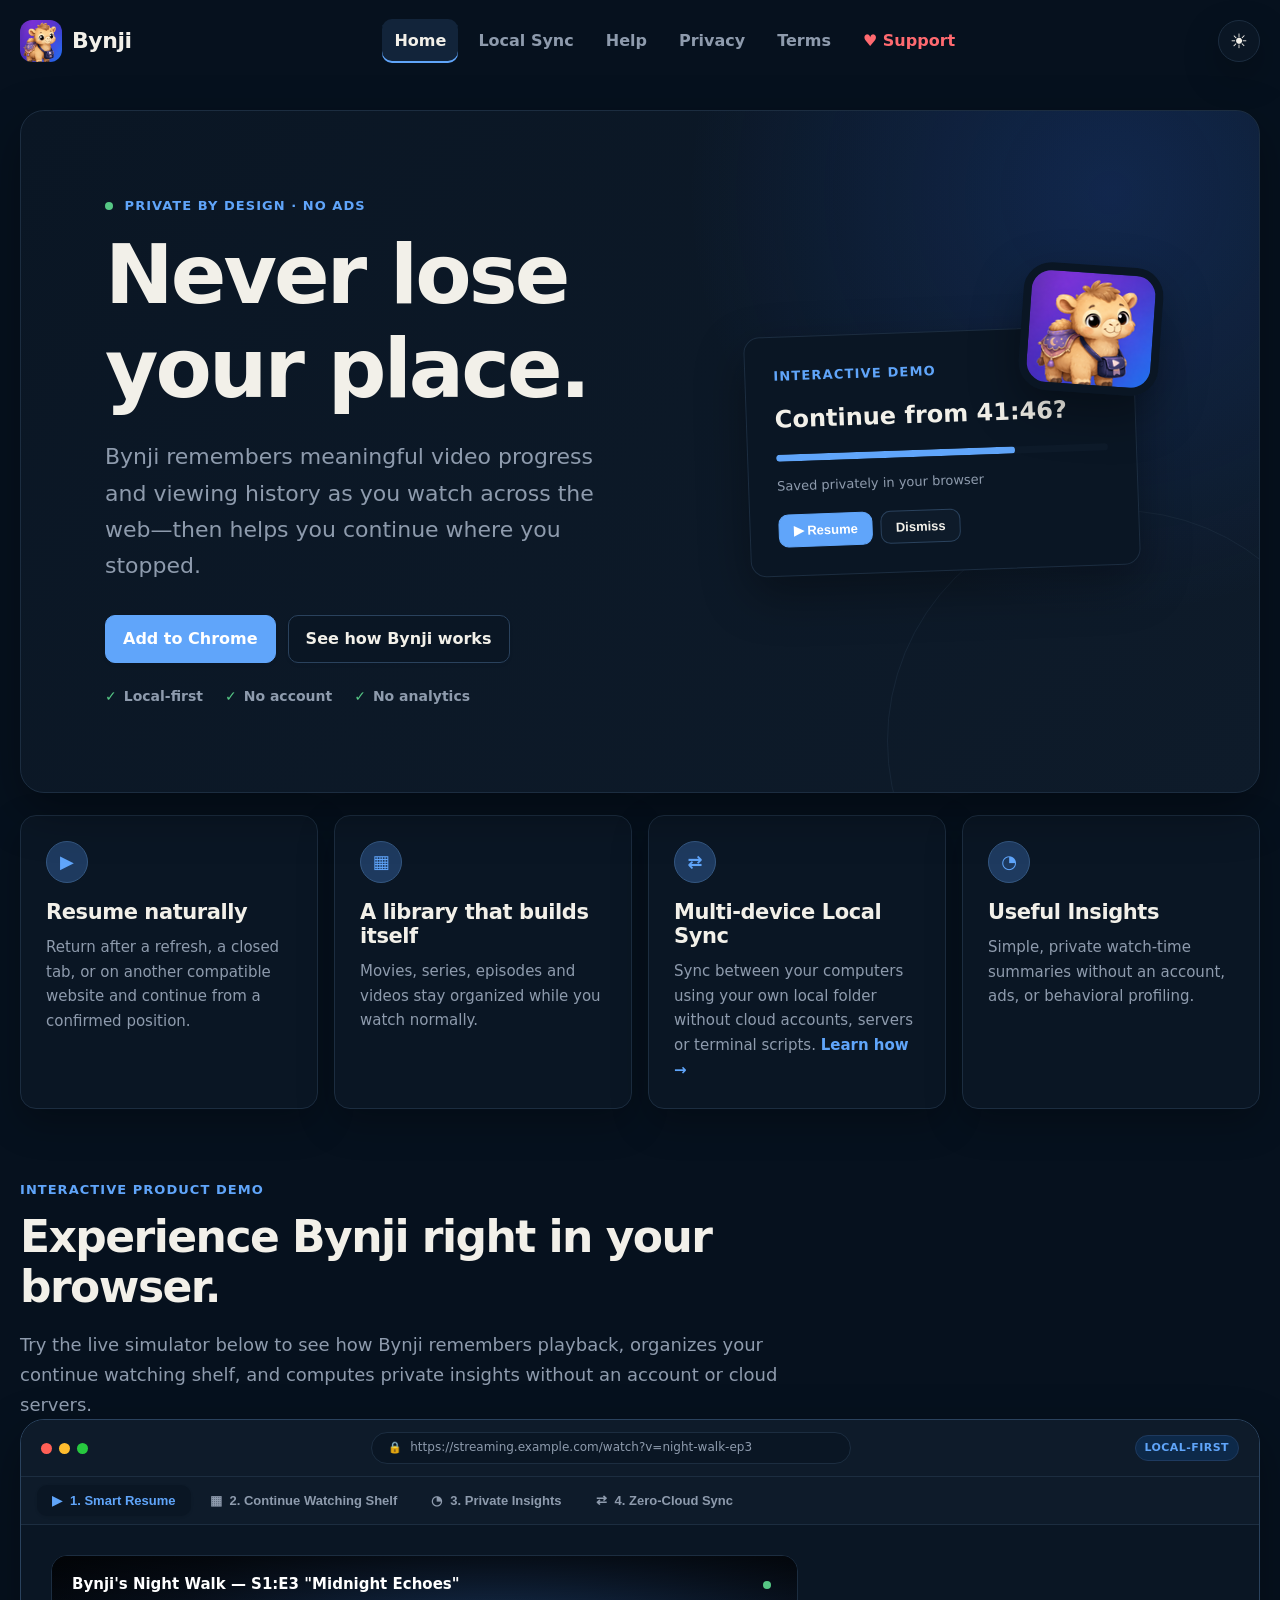
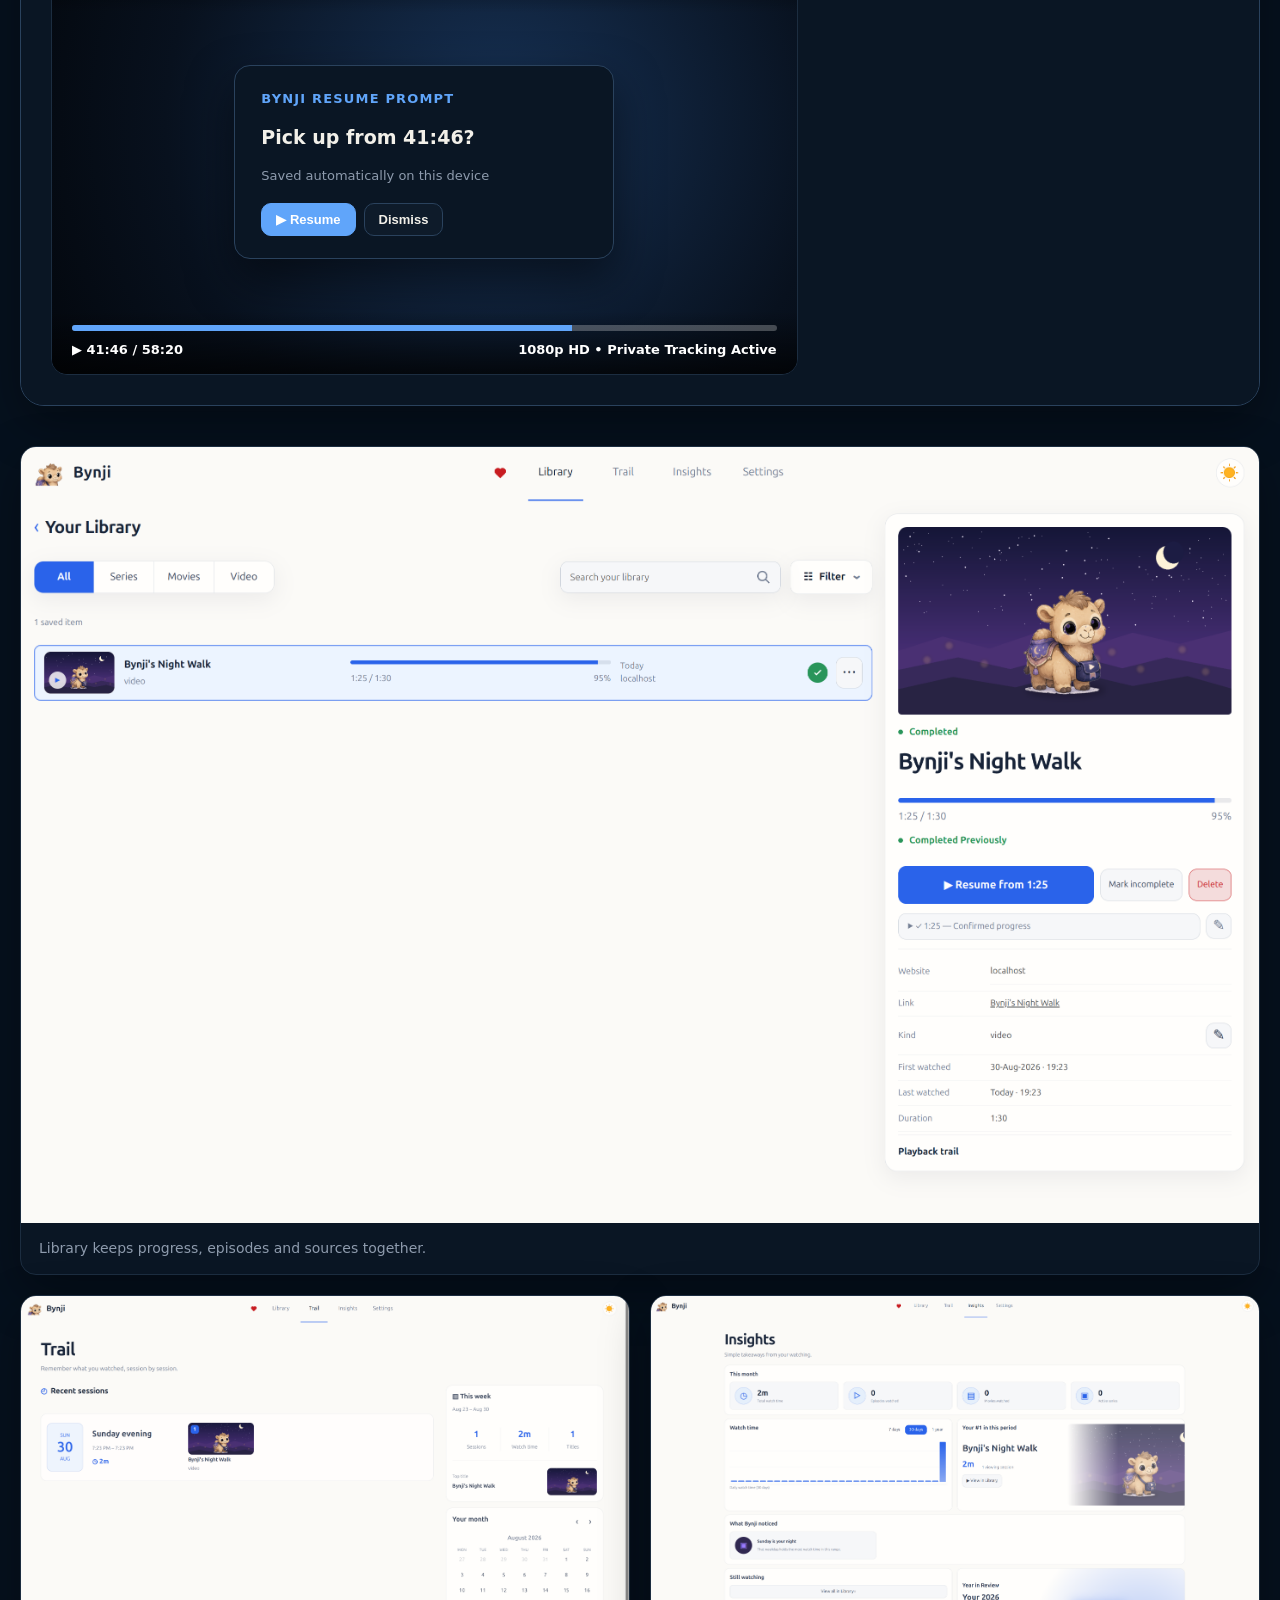
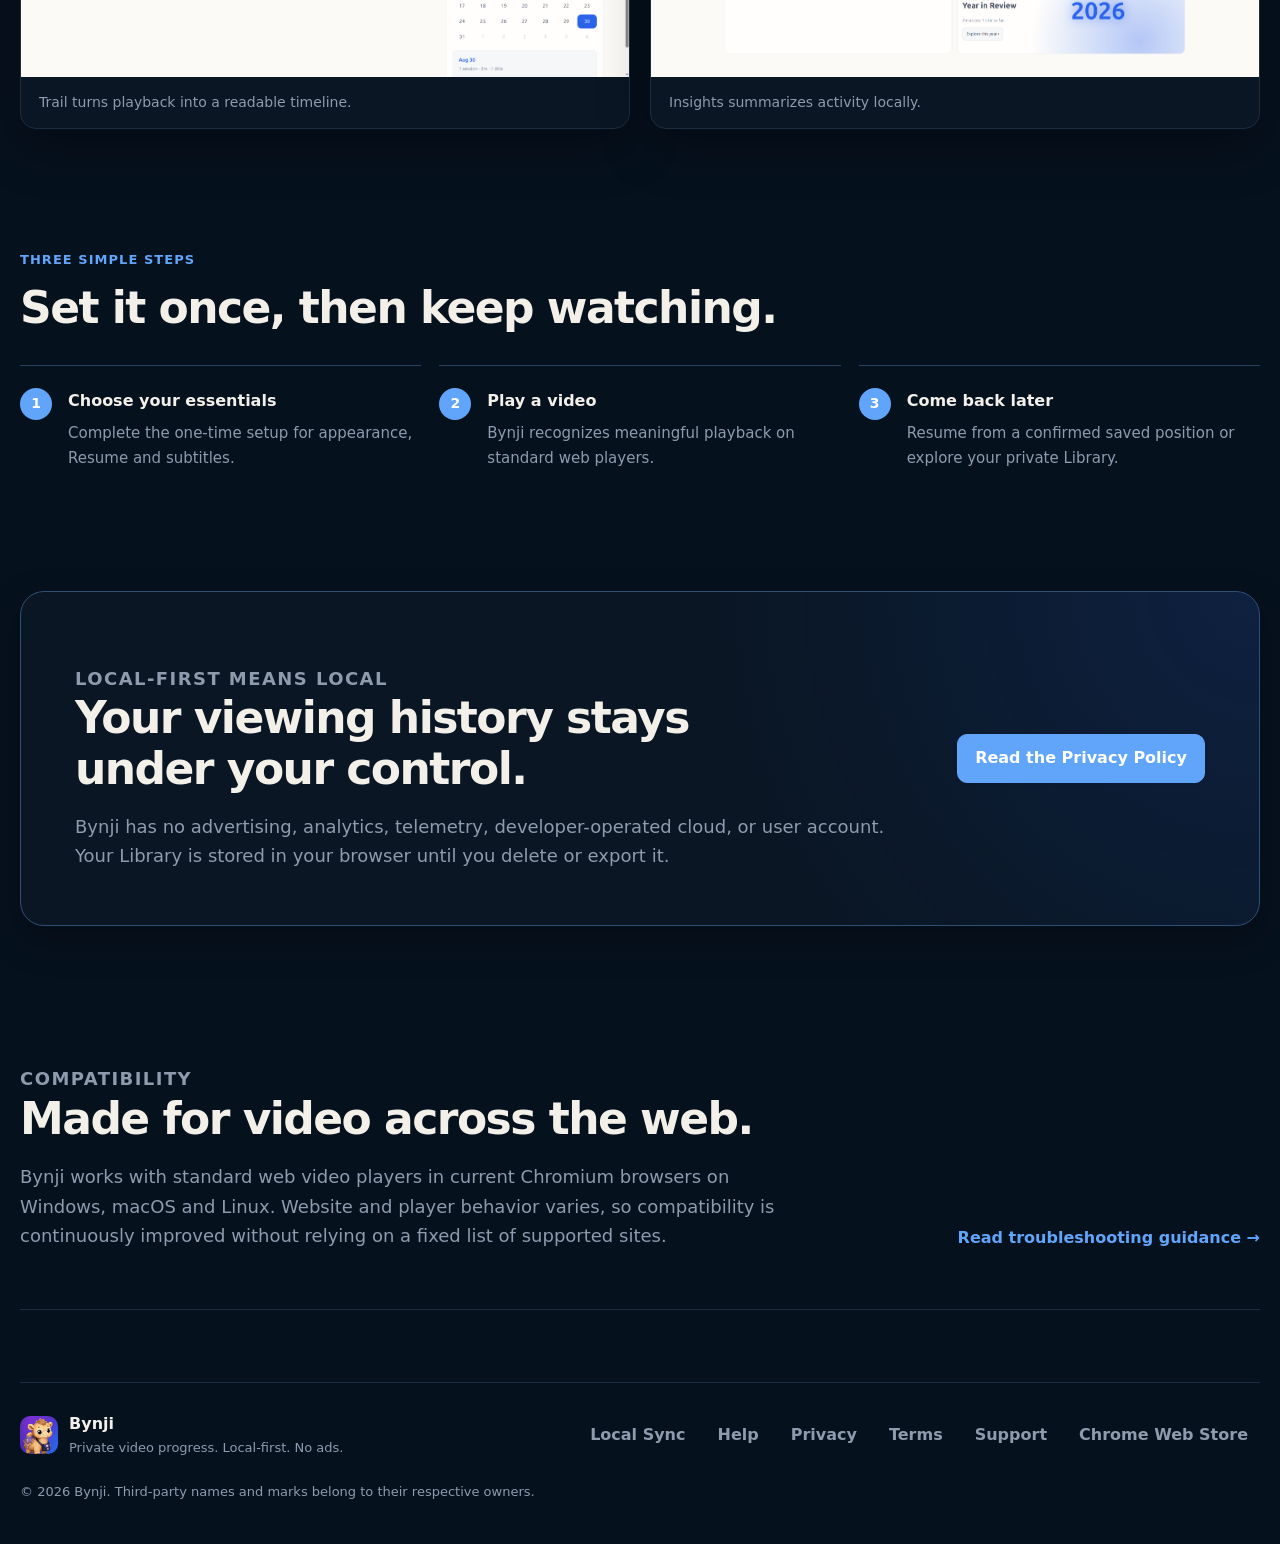
<file: index.html>
<!doctype html>
<html lang="en">
  <head>
    <meta charset="utf-8" />
    <meta name="viewport" content="width=device-width, initial-scale=1" />
    <meta name="theme-color" content="#06111e" />
    <meta
      name="description"
      content="Bynji privately remembers your video progress and viewing history across the web. Local-first. No ads."
    />
    <meta property="og:title" content="Bynji · Never lose your place" />
    <meta
      property="og:description"
      content="Private, local-first video progress and viewing history. No ads."
    />
    <meta
      property="og:image"
      content="https://bynjiapp.github.io/bynji-legal/assets/bynji-brand-banner.png"
    />
    <meta property="og:url" content="https://bynjiapp.github.io/bynji-legal/" />
    <meta property="og:type" content="website" />
    <meta name="twitter:card" content="summary_large_image" />
    <title>Bynji · Never lose your place</title>
    <link
      rel="icon"
      type="image/png"
      sizes="32x32"
      href="assets/favicon-32.png"
    />
    <link
      rel="icon"
      type="image/png"
      sizes="16x16"
      href="assets/favicon-16.png"
    />
    <script src="theme.js?v=20260831-2"></script>
    <script src="simulator.js?v=20260905-1" defer></script>
    <link rel="stylesheet" href="site.css?v=20260831-2" />
    <script type="application/ld+json">
      {
        "@context": "https://schema.org",
        "@type": "SoftwareApplication",
        "name": "Bynji",
        "headline": "Never lose your place on web video players",
        "description": "Private, local-first browser extension that remembers video progress and viewing history across the web. No ads, no accounts, no cloud servers.",
        "applicationCategory": "ProductivityApplication",
        "operatingSystem": "Windows, macOS, Linux, ChromeOS",
        "offers": {
          "@type": "Offer",
          "price": "0",
          "priceCurrency": "USD"
        },
        "installUrl": "https://chromewebstore.google.com/detail/bynji/bficoegaabaomkpamgkogghmghdmhdac",
        "url": "https://bynjiapp.github.io/bynji-legal/",
        "image": "https://bynjiapp.github.io/bynji-legal/assets/bynji-brand-banner.png",
        "screenshot": [
          "https://bynjiapp.github.io/bynji-legal/assets/library.png",
          "https://bynjiapp.github.io/bynji-legal/assets/popup-resume-context.png",
          "https://bynjiapp.github.io/bynji-legal/assets/insights.png"
        ],
        "featureList": [
          "Automatic video progress tracking",
          "Confirmed Resume positions across web players",
          "Continue Watching shelf",
          "Organized personal video Library",
          "Watch Later queue",
          "On-device viewing Insights and Year in Review",
          "Optional multi-device local folder sync without cloud accounts",
          "Multi-viewer profiles with avatars",
          "Zero telemetry, zero ads, 100% on-device storage"
        ],
        "author": {
          "@type": "Organization",
          "name": "Bynji",
          "url": "https://bynjiapp.github.io/bynji-legal/"
        }
      }
    </script>
  </head>
  <body>
    <a class="skip-link" href="#main">Skip to content</a>
    <header class="site-header">
      <a class="brand" href="index.html" aria-label="Bynji home">
        <img src="assets/bynji-icon-128.png" alt="" width="42" height="42" />
        <span>Bynji</span>
      </a>
      <nav class="site-nav" aria-label="Primary navigation">
        <a aria-current="page" href="index.html">Home</a>
        <a href="sync.html">Local Sync</a>
        <a href="help.html">Help</a>
        <a href="privacy.html">Privacy</a>
        <a href="terms.html">Terms</a>
        <a
          class="nav-support"
          href="https://ko-fi.com/bynji"
          target="_blank"
          rel="noreferrer"
          ><span aria-hidden="true">♥</span> Support</a
        >
      </nav>
    </header>

    <main id="main">
      <section class="hero" aria-labelledby="hero-title">
        <div class="hero-copy">
          <p class="eyebrow">
            <span class="status-dot"></span> Private by design · No ads
          </p>
          <h1 id="hero-title">Never lose your place.</h1>
          <p class="hero-lede">
            Bynji remembers meaningful video progress and viewing history as you
            watch across the web—then helps you continue where you stopped.
          </p>
          <div class="actions">
            <a
              class="button button--primary"
              href="https://chromewebstore.google.com/detail/bynji/bficoegaabaomkpamgkogghmghdmhdac"
              target="_blank"
              rel="noreferrer"
              >Add to Chrome</a
            >
            <a class="button" href="help.html">See how Bynji works</a>
          </div>
          <ul class="hero-points" aria-label="Bynji principles">
            <li>Local-first</li>
            <li>No account</li>
            <li>No analytics</li>
          </ul>
        </div>
        <div class="hero-art">
          <img
            src="assets/bynji-icon-128.png"
            alt="Bynji Logo"
            width="128"
            height="128"
          />
          <div class="resume-card" data-hero-card data-state="initial">
            <span class="resume-label">Interactive Demo</span>
            <strong>Continue from 41:46?</strong>
            <span class="progress-track"><span data-hero-progress style="width: 72%;"></span></span>
            <span class="resume-meta" data-hero-status>Saved privately in your browser</span>
            <div class="resume-card__actions">
              <button type="button" class="resume-card__btn resume-card__btn--primary" data-hero-resume>
                ▶ Resume
              </button>
              <button type="button" class="resume-card__btn" data-hero-dismiss>
                Dismiss
              </button>
            </div>
            <div class="resume-card__reset-box">
              <button type="button" class="resume-card__btn" data-hero-reset>
                ↺ Replay demo
              </button>
            </div>
            <div class="hero-toast" data-hero-toast role="status" aria-live="polite"></div>
          </div>
        </div>
      </section>

      <section class="feature-grid" aria-label="Bynji features">
        <article class="feature-card">
          <span class="feature-icon" aria-hidden="true">▶</span>
          <h2>Resume naturally</h2>
          <p>
            Return after a refresh, a closed tab, or on another compatible
            website and continue from a confirmed position.
          </p>
        </article>
        <article class="feature-card">
          <span class="feature-icon" aria-hidden="true">▦</span>
          <h2>A library that builds itself</h2>
          <p>
            Movies, series, episodes and videos stay organized while you watch
            normally.
          </p>
        </article>
        <article class="feature-card">
          <span class="feature-icon" aria-hidden="true">⇄</span>
          <h2>Multi-device Local Sync</h2>
          <p>
            Sync between your computers using your own local folder without
            cloud accounts, servers or terminal scripts.
            <a class="text-link" href="sync.html">Learn how →</a>
          </p>
        </article>
        <article class="feature-card">
          <span class="feature-icon" aria-hidden="true">◔</span>
          <h2>Useful Insights</h2>
          <p>
            Simple, private watch-time summaries without an account, ads, or
            behavioral profiling.
          </p>
        </article>
      </section>

      <section class="showcase simulator-section" aria-labelledby="showcase-title">
        <div class="section-heading">
          <p class="eyebrow">Interactive product demo</p>
          <h2 id="showcase-title">Experience Bynji right in your browser.</h2>
          <p>
            Try the live simulator below to see how Bynji remembers playback, organizes your continue
            watching shelf, and computes private insights without an account or cloud servers.
          </p>
        </div>

        <!-- Interactive Simulator Window -->
        <div class="simulator-window" data-bynji-simulator>
          <div class="simulator-titlebar">
            <div class="simulator-traffic-lights" aria-hidden="true">
              <span class="traffic-red"></span>
              <span class="traffic-yellow"></span>
              <span class="traffic-green"></span>
            </div>
            <div class="simulator-url-bar">
              <span class="lock-icon">🔒</span>
              <span>https://streaming.example.com/watch?v=night-walk-ep3</span>
            </div>
            <span class="simulator-badge">Local-First</span>
          </div>

          <nav class="simulator-tab-nav" aria-label="Simulator features">
            <button type="button" class="sim-tab-btn is-active" data-sim-tab="resume" aria-selected="true">
              <span>▶</span> 1. Smart Resume
            </button>
            <button type="button" class="sim-tab-btn" data-sim-tab="shelf" aria-selected="false">
              <span>▦</span> 2. Continue Watching Shelf
            </button>
            <button type="button" class="sim-tab-btn" data-sim-tab="insights" aria-selected="false">
              <span>◔</span> 3. Private Insights
            </button>
            <button type="button" class="sim-tab-btn" data-sim-tab="sync" aria-selected="false">
              <span>⇄</span> 4. Zero-Cloud Sync
            </button>
          </nav>

          <div class="simulator-body">
            <!-- Panel 1: Smart Resume Player -->
            <div class="sim-panel is-active" data-sim-panel="resume">
              <div class="sim-player">
                <div class="sim-player__backdrop"></div>
                <div class="sim-player__top-bar">
                  <span class="sim-player__title">Bynji's Night Walk — S1:E3 "Midnight Echoes"</span>
                  <span class="status-dot"></span>
                </div>
                <div class="sim-player__center">
                  <div class="sim-player__resume-dialog">
                    <span class="resume-label">Bynji Resume Prompt</span>
                    <strong style="color: var(--text-strong); font-size: 19px;">Pick up from 41:46?</strong>
                    <span class="resume-meta">Saved automatically on this device</span>
                    <div style="display: flex; gap: 8px; margin-top: 4px;">
                      <button type="button" class="resume-card__btn resume-card__btn--primary" onclick="this.closest('.sim-player').querySelector('.sim-player__scrubber-fill').style.width='72%'; this.textContent='✓ Resumed!';">
                        ▶ Resume
                      </button>
                      <button type="button" class="resume-card__btn" onclick="this.closest('.sim-player__resume-dialog').style.display='none';">
                        Dismiss
                      </button>
                    </div>
                  </div>
                </div>
                <div class="sim-player__bottom-bar">
                  <div class="sim-player__scrubber">
                    <div class="sim-player__scrubber-fill"></div>
                  </div>
                  <div class="sim-player__controls">
                    <span>▶ 41:46 / 58:20</span>
                    <span>1080p HD • Private Tracking Active</span>
                  </div>
                </div>
              </div>
            </div>

            <!-- Panel 2: Continue Watching Shelf -->
            <div class="sim-panel" data-sim-panel="shelf" hidden>
              <div class="sim-shelf-layout">
                <div class="sim-shelf-list">
                  <div class="sim-shelf-item is-selected" data-shelf-card data-title="Bynji's Night Walk — Ep. 3" data-meta="Streaming Site • S1:E3" data-time="41:46 / 58:20" data-pct="72%">
                    <div class="sim-shelf-thumb">▶</div>
                    <div class="sim-shelf-info">
                      <strong>Bynji's Night Walk — Ep. 3</strong>
                      <span>41:46 / 58:20 (72% complete)</span>
                    </div>
                  </div>
                  <div class="sim-shelf-item" data-shelf-card data-title="Cosmos Voyage: Deep Universe" data-meta="Documentary • 4K Web Player" data-time="1:14:20 / 1:45:00" data-pct="70%">
                    <div class="sim-shelf-thumb">🪐</div>
                    <div class="sim-shelf-info">
                      <strong>Cosmos Voyage: Deep Universe</strong>
                      <span>1:14:20 / 1:45:00 (70% complete)</span>
                    </div>
                  </div>
                  <div class="sim-shelf-item" data-shelf-card data-title="Modern Software Engineering 2026" data-meta="Lecture • Tech Academy" data-time="18:30 / 42:15" data-pct="44%">
                    <div class="sim-shelf-thumb">💻</div>
                    <div class="sim-shelf-info">
                      <strong>Modern Software Engineering 2026</strong>
                      <span>18:30 / 42:15 (44% complete)</span>
                    </div>
                  </div>
                </div>
                <div class="sim-shelf-preview-card">
                  <span class="resume-label">Details Panel Preview</span>
                  <strong data-shelf-preview-title style="color: var(--text-strong); font-size: 18px;">Bynji's Night Walk — Ep. 3</strong>
                  <span data-shelf-preview-meta class="resume-meta">Streaming Site • S1:E3</span>
                  <div class="progress-track" style="margin: 8px 0;"><span data-shelf-preview-progress style="width: 72%; height: 100%; display: block; background: var(--accent);"></span></div>
                  <span data-shelf-preview-time class="resume-meta">41:46 / 58:20</span>
                  <button type="button" class="button button--primary" style="min-height: 38px; padding: 6px 14px; font-size: 13px; margin-top: 6px;">
                    ▶ Resume playback
                  </button>
                </div>
              </div>
            </div>

            <!-- Panel 3: Private Insights -->
            <div class="sim-panel" data-sim-panel="insights" hidden>
              <div class="sim-insights-header">
                <div>
                  <h3 style="margin: 0 0 4px; color: var(--text-strong);">On-Device Viewing Insights</h3>
                  <span class="resume-meta">Summarized privately in IndexedDB. Zero cloud telemetry.</span>
                </div>
                <div class="sim-pills">
                  <button type="button" class="sim-pill-btn is-active" data-insights-range="week">This Week</button>
                  <button type="button" class="sim-pill-btn" data-insights-range="month">Month</button>
                  <button type="button" class="sim-pill-btn" data-insights-range="all">All Time</button>
                </div>
              </div>
              <div class="sim-stats-grid">
                <div class="sim-stat-card">
                  <span class="label">Watch Time</span>
                  <span class="value" data-stat-total-time>14.8 hrs</span>
                  <span class="subtext">↑ 12% vs last week</span>
                </div>
                <div class="sim-stat-card">
                  <span class="label">Episodes Watched</span>
                  <span class="value" data-stat-total-videos>23 videos</span>
                  <span class="subtext">4 series in progress</span>
                </div>
                <div class="sim-stat-card">
                  <span class="label">Completion Rate</span>
                  <span class="value" data-stat-completion>84%</span>
                  <span class="subtext">100% on-device</span>
                </div>
              </div>
            </div>

            <!-- Panel 4: Zero-Cloud Sync -->
            <div class="sim-panel" data-sim-panel="sync" hidden>
              <div class="sim-sync-flow">
                <div style="display: flex; justify-content: space-between; align-items: center;">
                  <div>
                    <h3 style="margin: 0 0 4px; color: var(--text-strong);">Local Folder Synchronization</h3>
                    <span class="resume-meta">Paired with your local folder (e.g. Syncthing, Dropbox, NAS)</span>
                  </div>
                  <button type="button" class="button button--primary" style="min-height: 38px; padding: 6px 14px; font-size: 13px;" data-sim-sync-trigger>
                    🔄 Sync Now
                  </button>
                </div>
                <div class="sim-sync-devices">
                  <div class="sim-device-card">
                    <div class="sim-device-icon">💻</div>
                    <strong style="display: block; color: var(--text-strong);">Laptop (Chrome)</strong>
                    <span class="resume-meta">devices/laptop-id/</span>
                  </div>
                  <div class="sim-sync-connector">
                    <span>⇄</span>
                    <span style="font-size: 11px; font-weight: 700; color: var(--muted);">folder.json</span>
                  </div>
                  <div class="sim-device-card">
                    <div class="sim-device-icon">🖥️</div>
                    <strong style="display: block; color: var(--text-strong);">Desktop PC (Brave)</strong>
                    <span class="resume-meta">devices/desktop-id/</span>
                  </div>
                </div>
                <div style="background: var(--surface-secondary); padding: 14px 20px; border-radius: var(--radius-small); border: 1px solid var(--border); display: flex; justify-content: space-between; font-size: 13px;">
                  <span data-sim-sync-status><span class="status-dot status-dot--success"></span> Synced (2 devices)</span>
                  <span class="resume-meta">Last sync: <span data-sim-sync-time>2 mins ago</span></span>
                </div>
              </div>
            </div>
          </div>
        </div>

        <figure class="product-shot product-shot--wide" style="margin-top: 40px;">
          <img
            src="assets/library.png"
            alt="Bynji Library showing Continue Watching, an organized series list and item details"
            width="2879"
            height="1804"
          />
          <figcaption>
            Library keeps progress, episodes and sources together.
          </figcaption>
        </figure>
        <div class="product-shot-grid">
          <figure class="product-shot">
            <img
              src="assets/trail.png"
              alt="Bynji Trail displaying viewing sessions by day"
              width="2879"
              height="1804"
            />
            <figcaption>
              Trail turns playback into a readable timeline.
            </figcaption>
          </figure>
          <figure class="product-shot">
            <img
              src="assets/insights.png"
              alt="Bynji Insights showing private viewing summaries"
              width="2879"
              height="1804"
            />
            <figcaption>Insights summarizes activity locally.</figcaption>
          </figure>
        </div>
      </section>

      <section class="steps" aria-labelledby="steps-title">
        <div class="section-heading">
          <p class="eyebrow">Three simple steps</p>
          <h2 id="steps-title">Set it once, then keep watching.</h2>
        </div>
        <ol class="step-list">
          <li>
            <span>1</span>
            <div>
              <strong>Choose your essentials</strong>
              <p>
                Complete the one-time setup for appearance, Resume and
                subtitles.
              </p>
            </div>
          </li>
          <li>
            <span>2</span>
            <div>
              <strong>Play a video</strong>
              <p>
                Bynji recognizes meaningful playback on standard web players.
              </p>
            </div>
          </li>
          <li>
            <span>3</span>
            <div>
              <strong>Come back later</strong>
              <p>
                Resume from a confirmed saved position or explore your private
                Library.
              </p>
            </div>
          </li>
        </ol>
      </section>

      <section class="privacy-banner" aria-labelledby="privacy-title">
        <div>
          <p class="eyebrow">Local-first means local</p>
          <h2 id="privacy-title">
            Your viewing history stays under your control.
          </h2>
          <p>
            Bynji has no advertising, analytics, telemetry, developer-operated
            cloud, or user account. Your Library is stored in your browser until
            you delete or export it.
          </p>
        </div>
        <a class="button button--primary" href="privacy.html"
          >Read the Privacy Policy</a
        >
      </section>

      <section class="compatibility" aria-labelledby="compatibility-title">
        <div class="section-heading">
          <p class="eyebrow">Compatibility</p>
          <h2 id="compatibility-title">Made for video across the web.</h2>
          <p>
            Bynji works with standard web video players in current Chromium
            browsers on Windows, macOS and Linux. Website and player behavior
            varies, so compatibility is continuously improved without relying on
            a fixed list of supported sites.
          </p>
        </div>
        <a class="text-link" href="help.html#troubleshooting"
          >Read troubleshooting guidance <span aria-hidden="true">→</span></a
        >
      </section>
    </main>

    <footer class="site-footer">
      <div class="footer-brand">
        <img src="assets/bynji-icon-128.png" alt="" width="38" height="38" />
        <div>
          <strong>Bynji</strong
          ><span>Private video progress. Local-first. No ads.</span>
        </div>
      </div>
      <nav aria-label="Footer navigation">
        <a href="sync.html">Local Sync</a>
        <a href="help.html">Help</a>
        <a href="privacy.html">Privacy</a>
        <a href="terms.html">Terms</a>
        <a href="support.html">Support</a>
        <a
          href="https://chromewebstore.google.com/detail/bynji/bficoegaabaomkpamgkogghmghdmhdac"
          target="_blank"
          rel="noreferrer"
          >Chrome Web Store</a
        >
      </nav>
      <p>
        © 2026 Bynji. Third-party names and marks belong to their respective
        owners.
      </p>
    </footer>
  </body>
</html>
</file>
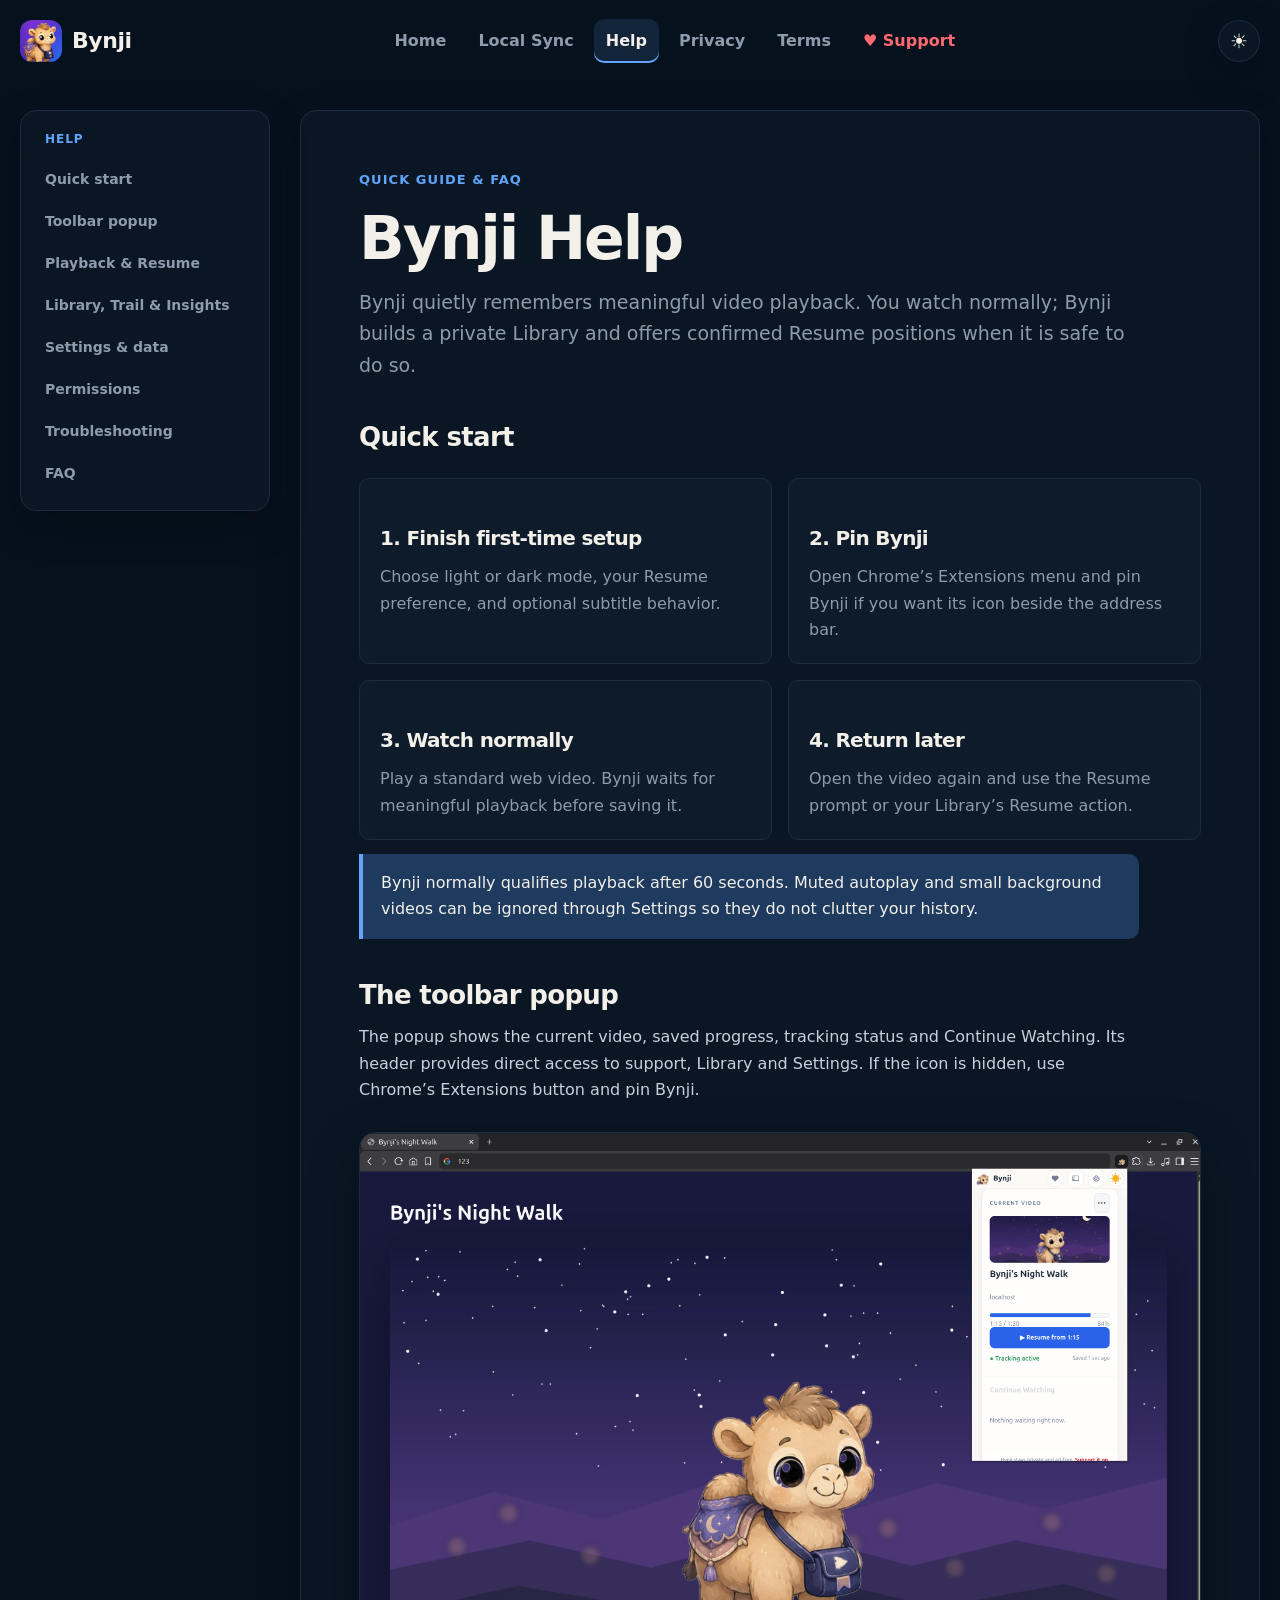
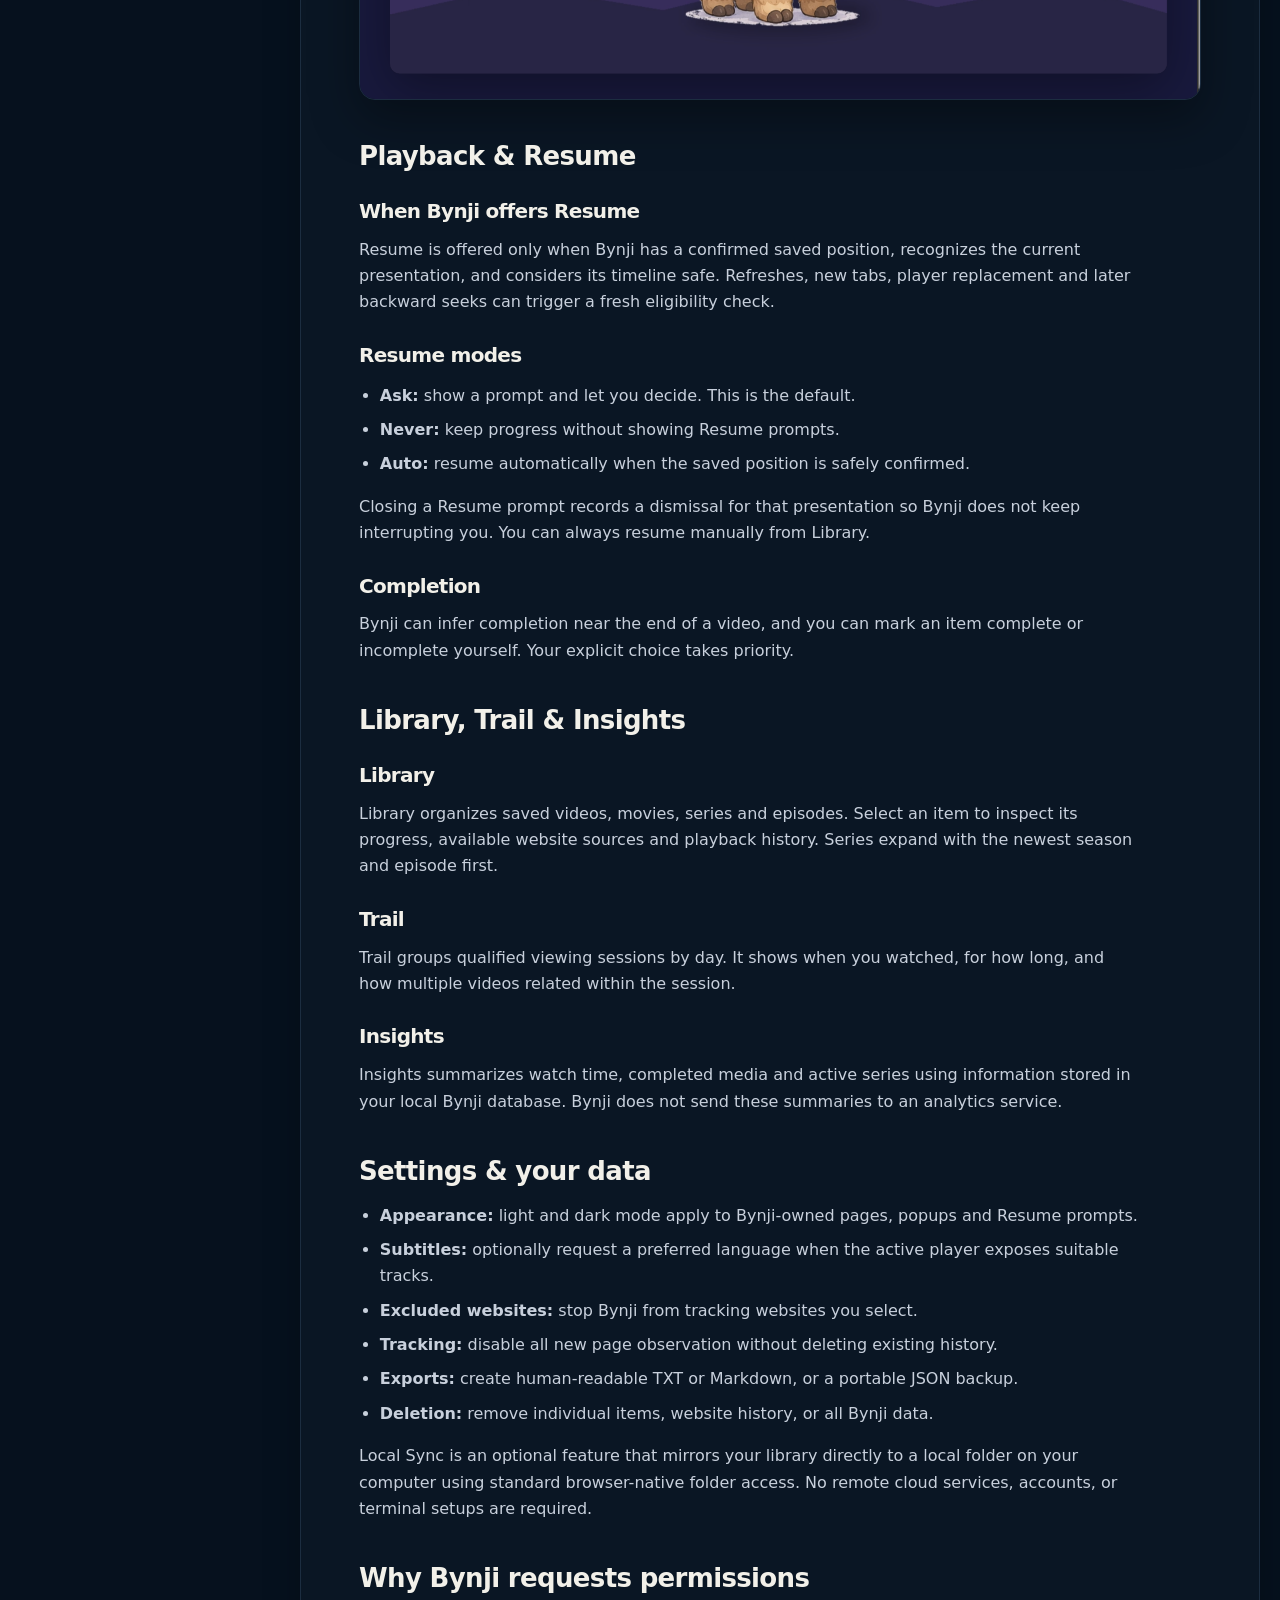
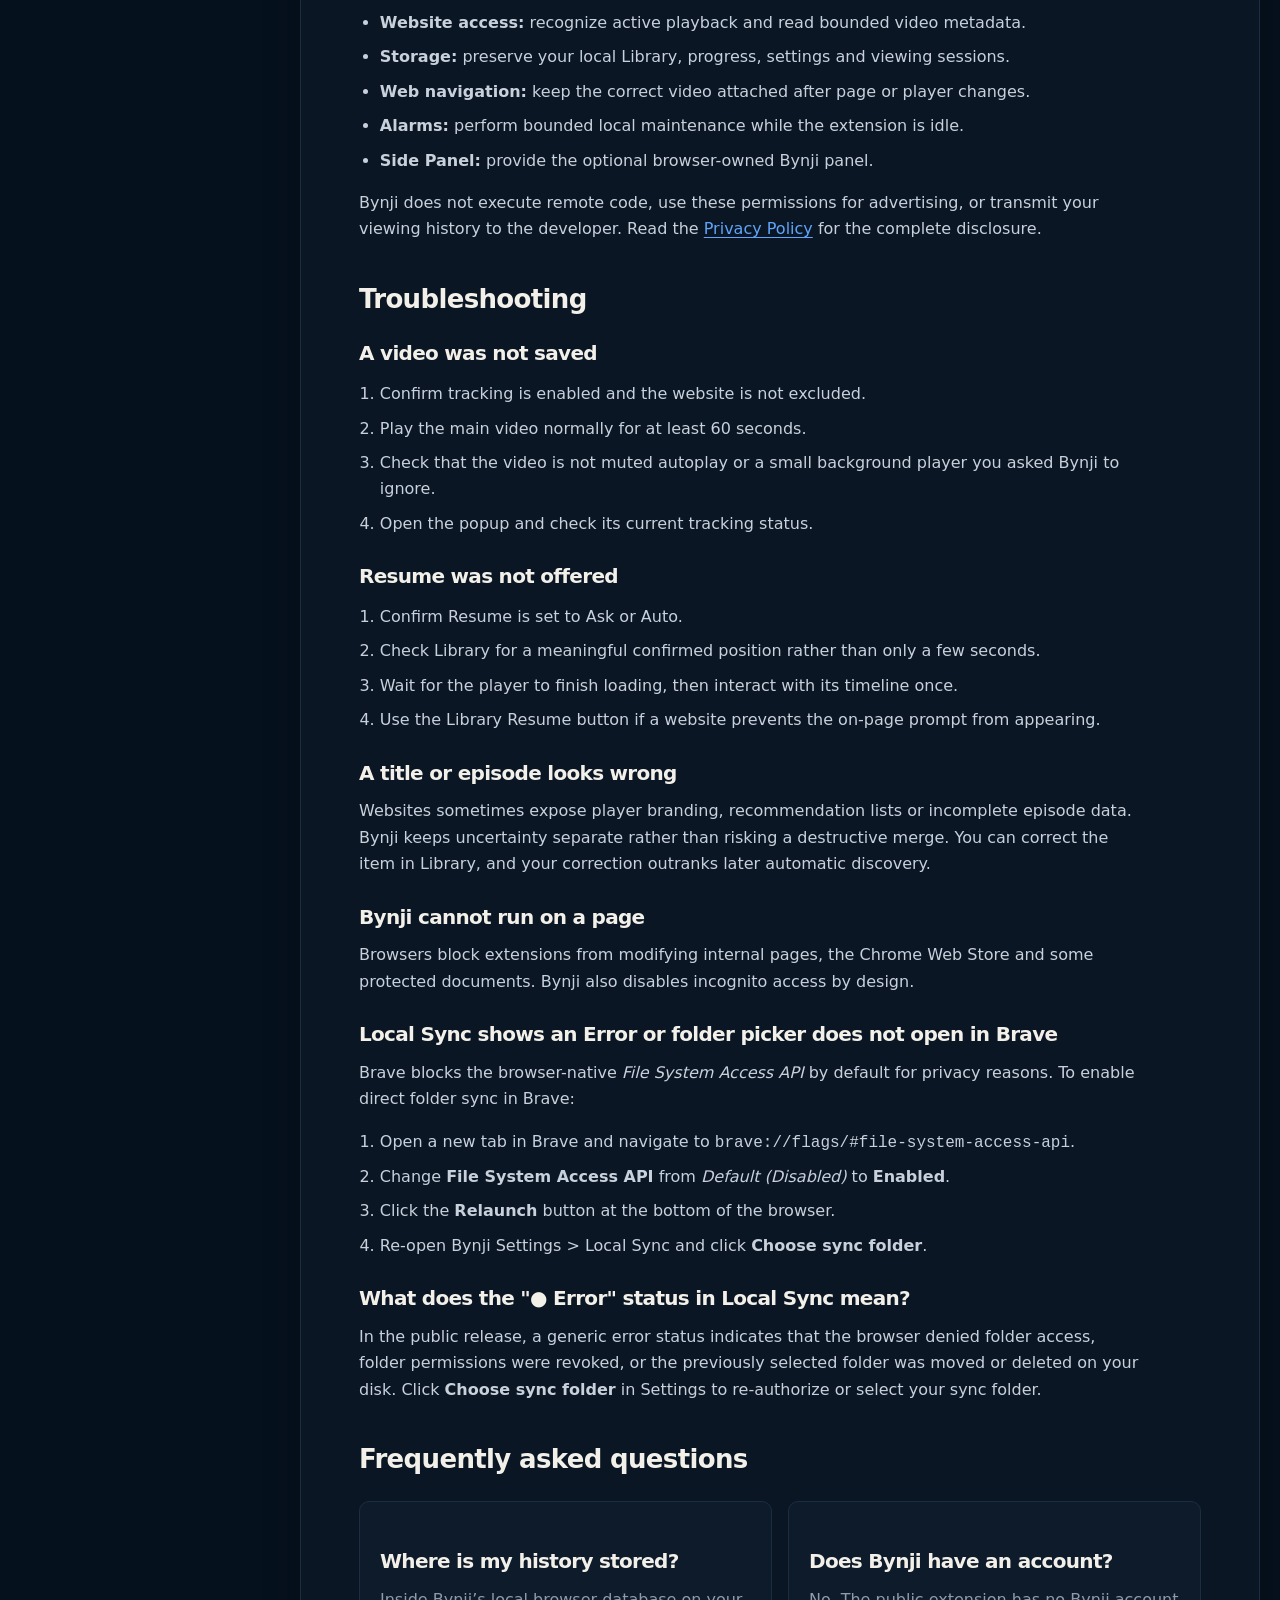
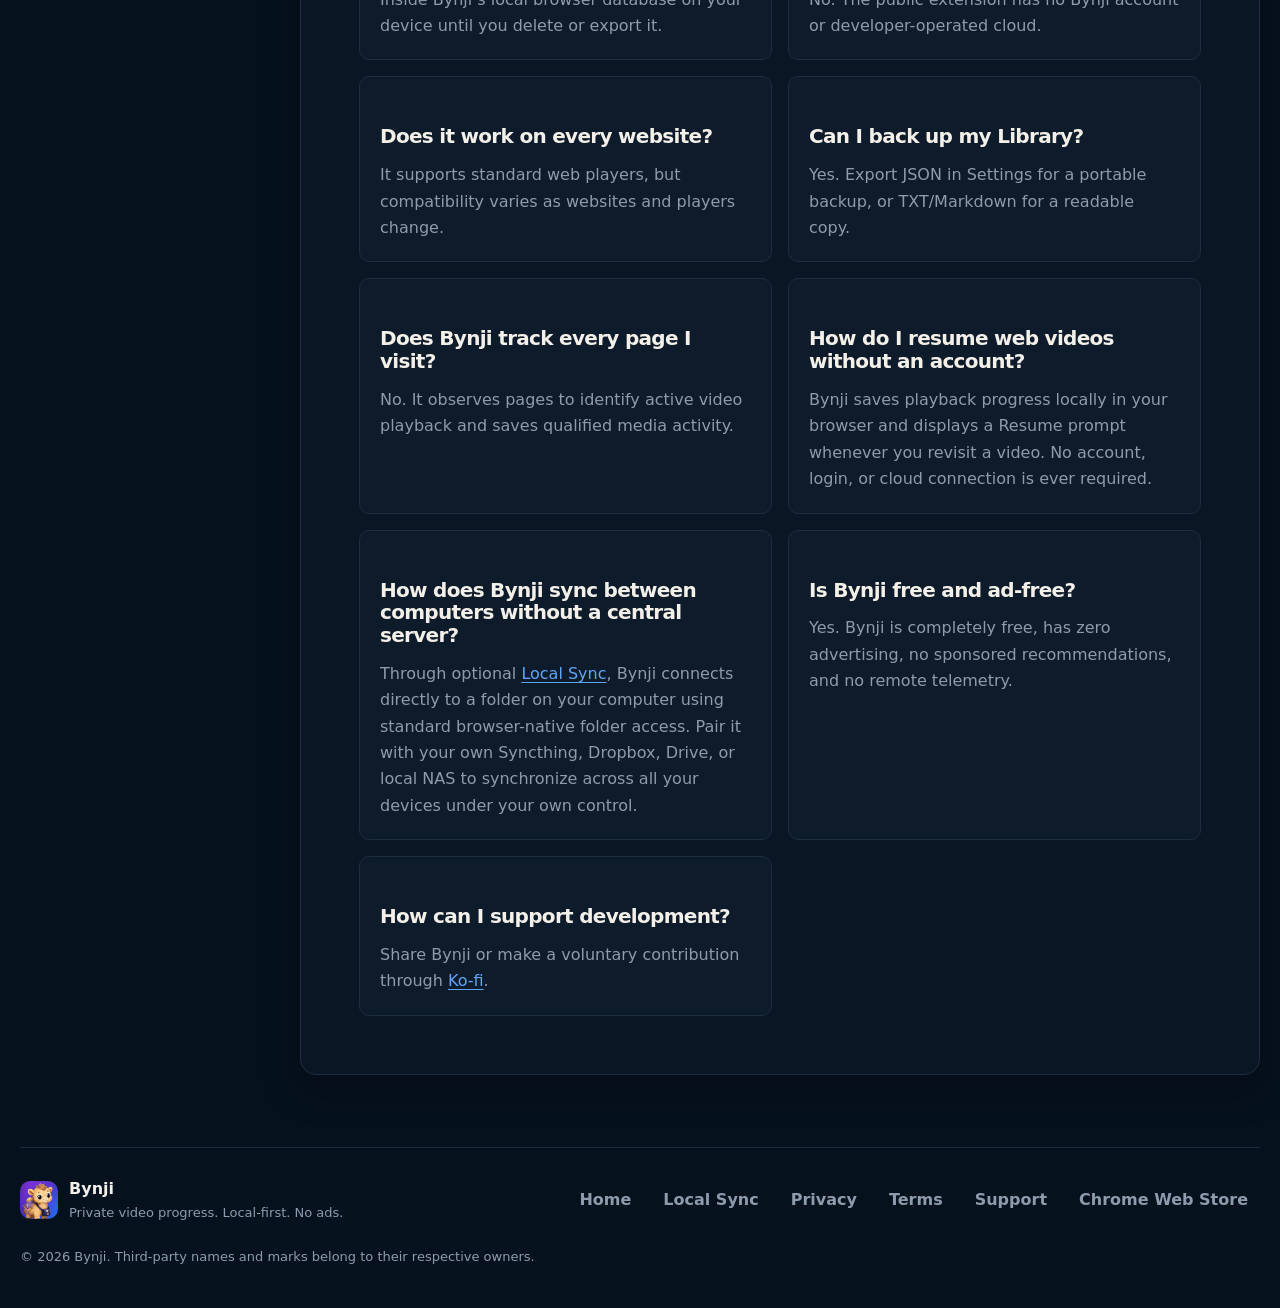
<file: help.html>
<!doctype html>
<html lang="en">
  <head>
    <meta charset="utf-8" />
    <meta name="viewport" content="width=device-width, initial-scale=1" />
    <meta name="theme-color" content="#06111e" />
    <meta
      name="description"
      content="Learn how to set up Bynji, save video progress, use Resume, and manage your private viewing history."
    />
    <title>Help · Bynji</title>
    <link
      rel="icon"
      type="image/png"
      sizes="32x32"
      href="assets/favicon-32.png"
    />
    <link
      rel="icon"
      type="image/png"
      sizes="16x16"
      href="assets/favicon-16.png"
    />
    <script src="theme.js?v=20260831-2"></script>
    <link rel="stylesheet" href="site.css?v=20260831-2" />
  </head>
  <body>
    <a class="skip-link" href="#main">Skip to content</a>
    <header class="site-header">
      <a class="brand" href="index.html" aria-label="Bynji home">
        <img src="assets/bynji-icon-128.png" alt="" width="42" height="42" />
        <span>Bynji</span>
      </a>
      <nav class="site-nav" aria-label="Primary navigation">
        <a href="index.html">Home</a>
        <a href="sync.html">Local Sync</a>
        <a aria-current="page" href="help.html">Help</a>
        <a href="privacy.html">Privacy</a>
        <a href="terms.html">Terms</a>
        <a
          class="nav-support"
          href="https://ko-fi.com/bynji"
          target="_blank"
          rel="noreferrer"
          ><span aria-hidden="true">♥</span> Support</a
        >
      </nav>
    </header>

    <main id="main" class="page-shell">
      <aside class="page-aside">
        <strong>Help</strong>
        <nav aria-label="Help topics">
          <a href="#quick-start">Quick start</a>
          <a href="#toolbar">Toolbar popup</a>
          <a href="#resume">Playback &amp; Resume</a>
          <a href="#library">Library, Trail &amp; Insights</a>
          <a href="#controls">Settings &amp; data</a>
          <a href="#permissions">Permissions</a>
          <a href="#troubleshooting">Troubleshooting</a>
          <a href="#faq">FAQ</a>
        </nav>
      </aside>

      <article class="help-page">
        <p class="eyebrow">Quick guide &amp; FAQ</p>
        <h1>Bynji Help</h1>
        <p class="page-intro">
          Bynji quietly remembers meaningful video playback. You watch normally;
          Bynji builds a private Library and offers confirmed Resume positions
          when it is safe to do so.
        </p>

        <section id="quick-start">
          <h2>Quick start</h2>
          <div class="quick-grid">
            <div class="quick-card">
              <h3>1. Finish first-time setup</h3>
              <p>
                Choose light or dark mode, your Resume preference, and optional
                subtitle behavior.
              </p>
            </div>
            <div class="quick-card">
              <h3>2. Pin Bynji</h3>
              <p>
                Open Chrome’s Extensions menu and pin Bynji if you want its icon
                beside the address bar.
              </p>
            </div>
            <div class="quick-card">
              <h3>3. Watch normally</h3>
              <p>
                Play a standard web video. Bynji waits for meaningful playback
                before saving it.
              </p>
            </div>
            <div class="quick-card">
              <h3>4. Return later</h3>
              <p>
                Open the video again and use the Resume prompt or your Library’s
                Resume action.
              </p>
            </div>
          </div>
          <p class="notice">
            Bynji normally qualifies playback after 60 seconds. Muted autoplay
            and small background videos can be ignored through Settings so they
            do not clutter your history.
          </p>
        </section>

        <section id="toolbar">
          <h2>The toolbar popup</h2>
          <p>
            The popup shows the current video, saved progress, tracking status
            and Continue Watching. Its header provides direct access to support,
            Library and Settings. If the icon is hidden, use Chrome’s Extensions
            button and pin Bynji.
          </p>
          <figure class="inline-shot">
            <img
              src="assets/popup-resume-context.png"
              alt="Bynji popup showing saved progress beside the active Bynji's Night Walk video"
              width="2873"
              height="1938"
              loading="lazy"
            />
          </figure>
        </section>

        <section id="resume">
          <h2>Playback &amp; Resume</h2>
          <h3>When Bynji offers Resume</h3>
          <p>
            Resume is offered only when Bynji has a confirmed saved position,
            recognizes the current presentation, and considers its timeline
            safe. Refreshes, new tabs, player replacement and later backward
            seeks can trigger a fresh eligibility check.
          </p>
          <h3>Resume modes</h3>
          <ul>
            <li>
              <strong>Ask:</strong> show a prompt and let you decide. This is
              the default.
            </li>
            <li>
              <strong>Never:</strong> keep progress without showing Resume
              prompts.
            </li>
            <li>
              <strong>Auto:</strong> resume automatically when the saved
              position is safely confirmed.
            </li>
          </ul>
          <p>
            Closing a Resume prompt records a dismissal for that presentation so
            Bynji does not keep interrupting you. You can always resume manually
            from Library.
          </p>
          <h3>Completion</h3>
          <p>
            Bynji can infer completion near the end of a video, and you can mark
            an item complete or incomplete yourself. Your explicit choice takes
            priority.
          </p>
        </section>

        <section id="library">
          <h2>Library, Trail &amp; Insights</h2>
          <h3>Library</h3>
          <p>
            Library organizes saved videos, movies, series and episodes. Select
            an item to inspect its progress, available website sources and
            playback history. Series expand with the newest season and episode
            first.
          </p>
          <h3>Trail</h3>
          <p>
            Trail groups qualified viewing sessions by day. It shows when you
            watched, for how long, and how multiple videos related within the
            session.
          </p>
          <h3>Insights</h3>
          <p>
            Insights summarizes watch time, completed media and active series
            using information stored in your local Bynji database. Bynji does
            not send these summaries to an analytics service.
          </p>
        </section>

        <section id="controls">
          <h2>Settings &amp; your data</h2>
          <ul>
            <li>
              <strong>Appearance:</strong> light and dark mode apply to
              Bynji-owned pages, popups and Resume prompts.
            </li>
            <li>
              <strong>Subtitles:</strong> optionally request a preferred
              language when the active player exposes suitable tracks.
            </li>
            <li>
              <strong>Excluded websites:</strong> stop Bynji from tracking
              websites you select.
            </li>
            <li>
              <strong>Tracking:</strong> disable all new page observation
              without deleting existing history.
            </li>
            <li>
              <strong>Exports:</strong> create human-readable TXT or Markdown,
              or a portable JSON backup.
            </li>
            <li>
              <strong>Deletion:</strong> remove individual items, website
              history, or all Bynji data.
            </li>
          </ul>
          <p>
            Local Sync is an optional feature that mirrors your library directly to
            a local folder on your computer using standard browser-native folder access.
            No remote cloud services, accounts, or terminal setups are required.
          </p>
        </section>

        <section id="permissions">
          <h2>Why Bynji requests permissions</h2>
          <ul>
            <li>
              <strong>Website access:</strong> recognize active playback and
              read bounded video metadata.
            </li>
            <li>
              <strong>Storage:</strong> preserve your local Library, progress,
              settings and viewing sessions.
            </li>
            <li>
              <strong>Web navigation:</strong> keep the correct video attached
              after page or player changes.
            </li>
            <li>
              <strong>Alarms:</strong> perform bounded local maintenance while
              the extension is idle.
            </li>
            <li>
              <strong>Side Panel:</strong> provide the optional browser-owned
              Bynji panel.
            </li>
          </ul>
          <p>
            Bynji does not execute remote code, use these permissions for
            advertising, or transmit your viewing history to the developer. Read
            the <a href="privacy.html">Privacy Policy</a> for the complete
            disclosure.
          </p>
        </section>

        <section id="troubleshooting">
          <h2>Troubleshooting</h2>
          <h3>A video was not saved</h3>
          <ol>
            <li>
              Confirm tracking is enabled and the website is not excluded.
            </li>
            <li>Play the main video normally for at least 60 seconds.</li>
            <li>
              Check that the video is not muted autoplay or a small background
              player you asked Bynji to ignore.
            </li>
            <li>Open the popup and check its current tracking status.</li>
          </ol>
          <h3>Resume was not offered</h3>
          <ol>
            <li>Confirm Resume is set to Ask or Auto.</li>
            <li>
              Check Library for a meaningful confirmed position rather than only
              a few seconds.
            </li>
            <li>
              Wait for the player to finish loading, then interact with its
              timeline once.
            </li>
            <li>
              Use the Library Resume button if a website prevents the on-page
              prompt from appearing.
            </li>
          </ol>
          <h3>A title or episode looks wrong</h3>
          <p>
            Websites sometimes expose player branding, recommendation lists or
            incomplete episode data. Bynji keeps uncertainty separate rather
            than risking a destructive merge. You can correct the item in
            Library, and your correction outranks later automatic discovery.
          </p>
          <h3>Bynji cannot run on a page</h3>
          <p>
            Browsers block extensions from modifying internal pages, the Chrome
            Web Store and some protected documents. Bynji also disables
            incognito access by design.
          </p>
          <h3>Local Sync shows an Error or folder picker does not open in Brave</h3>
          <p>
            Brave blocks the browser-native <em>File System Access API</em> by default for privacy reasons. To enable direct folder sync in Brave:
          </p>
          <ol>
            <li>Open a new tab in Brave and navigate to <code>brave://flags/#file-system-access-api</code>.</li>
            <li>Change <strong>File System Access API</strong> from <em>Default (Disabled)</em> to <strong>Enabled</strong>.</li>
            <li>Click the <strong>Relaunch</strong> button at the bottom of the browser.</li>
            <li>Re-open Bynji Settings &gt; Local Sync and click <strong>Choose sync folder</strong>.</li>
          </ol>
          <h3>What does the "● Error" status in Local Sync mean?</h3>
          <p>
            In the public release, a generic error status indicates that the browser denied folder access, folder permissions were revoked, or the previously selected folder was moved or deleted on your disk. Click <strong>Choose sync folder</strong> in Settings to re-authorize or select your sync folder.
          </p>
        </section>

        <section id="faq">
          <h2>Frequently asked questions</h2>
          <div class="faq-grid">
            <div class="faq-card">
              <h3>Where is my history stored?</h3>
              <p>
                Inside Bynji’s local browser database on your device until you
                delete or export it.
              </p>
            </div>
            <div class="faq-card">
              <h3>Does Bynji have an account?</h3>
              <p>
                No. The public extension has no Bynji account or
                developer-operated cloud.
              </p>
            </div>
            <div class="faq-card">
              <h3>Does it work on every website?</h3>
              <p>
                It supports standard web players, but compatibility varies as
                websites and players change.
              </p>
            </div>
            <div class="faq-card">
              <h3>Can I back up my Library?</h3>
              <p>
                Yes. Export JSON in Settings for a portable backup, or
                TXT/Markdown for a readable copy.
              </p>
            </div>
            <div class="faq-card">
              <h3>Does Bynji track every page I visit?</h3>
              <p>
                No. It observes pages to identify active video playback and
                saves qualified media activity.
              </p>
            </div>
            <div class="faq-card">
              <h3>How do I resume web videos without an account?</h3>
              <p>
                Bynji saves playback progress locally in your browser and displays
                a Resume prompt whenever you revisit a video. No account, login,
                or cloud connection is ever required.
              </p>
            </div>
            <div class="faq-card">
              <h3>How does Bynji sync between computers without a central server?</h3>
              <p>
                Through optional <a href="sync.html">Local Sync</a>, Bynji connects directly
                to a folder on your computer using standard browser-native folder access.
                Pair it with your own Syncthing, Dropbox, Drive, or local NAS to synchronize
                across all your devices under your own control.
              </p>
            </div>
            <div class="faq-card">
              <h3>Is Bynji free and ad-free?</h3>
              <p>
                Yes. Bynji is completely free, has zero advertising, no sponsored
                recommendations, and no remote telemetry.
              </p>
            </div>
            <div class="faq-card">
              <h3>How can I support development?</h3>
              <p>
                Share Bynji or make a voluntary contribution through
                <a
                  href="https://ko-fi.com/bynji"
                  target="_blank"
                  rel="noreferrer"
                  >Ko-fi</a
                >.
              </p>
            </div>
          </div>
        </section>
      </article>
    </main>

    <footer class="site-footer">
      <div class="footer-brand">
        <img src="assets/bynji-icon-128.png" alt="" width="38" height="38" />
        <div>
          <strong>Bynji</strong
          ><span>Private video progress. Local-first. No ads.</span>
        </div>
      </div>
      <nav aria-label="Footer navigation">
        <a href="index.html">Home</a><a href="sync.html">Local Sync</a><a href="privacy.html">Privacy</a
        ><a href="terms.html">Terms</a><a href="support.html">Support</a>
        <a
          href="https://chromewebstore.google.com/detail/bynji/bficoegaabaomkpamgkogghmghdmhdac"
          target="_blank"
          rel="noreferrer"
          >Chrome Web Store</a
        >
      </nav>
      <p>
        © 2026 Bynji. Third-party names and marks belong to their respective
        owners.
      </p>
    </footer>
  </body>
</html>
</file>
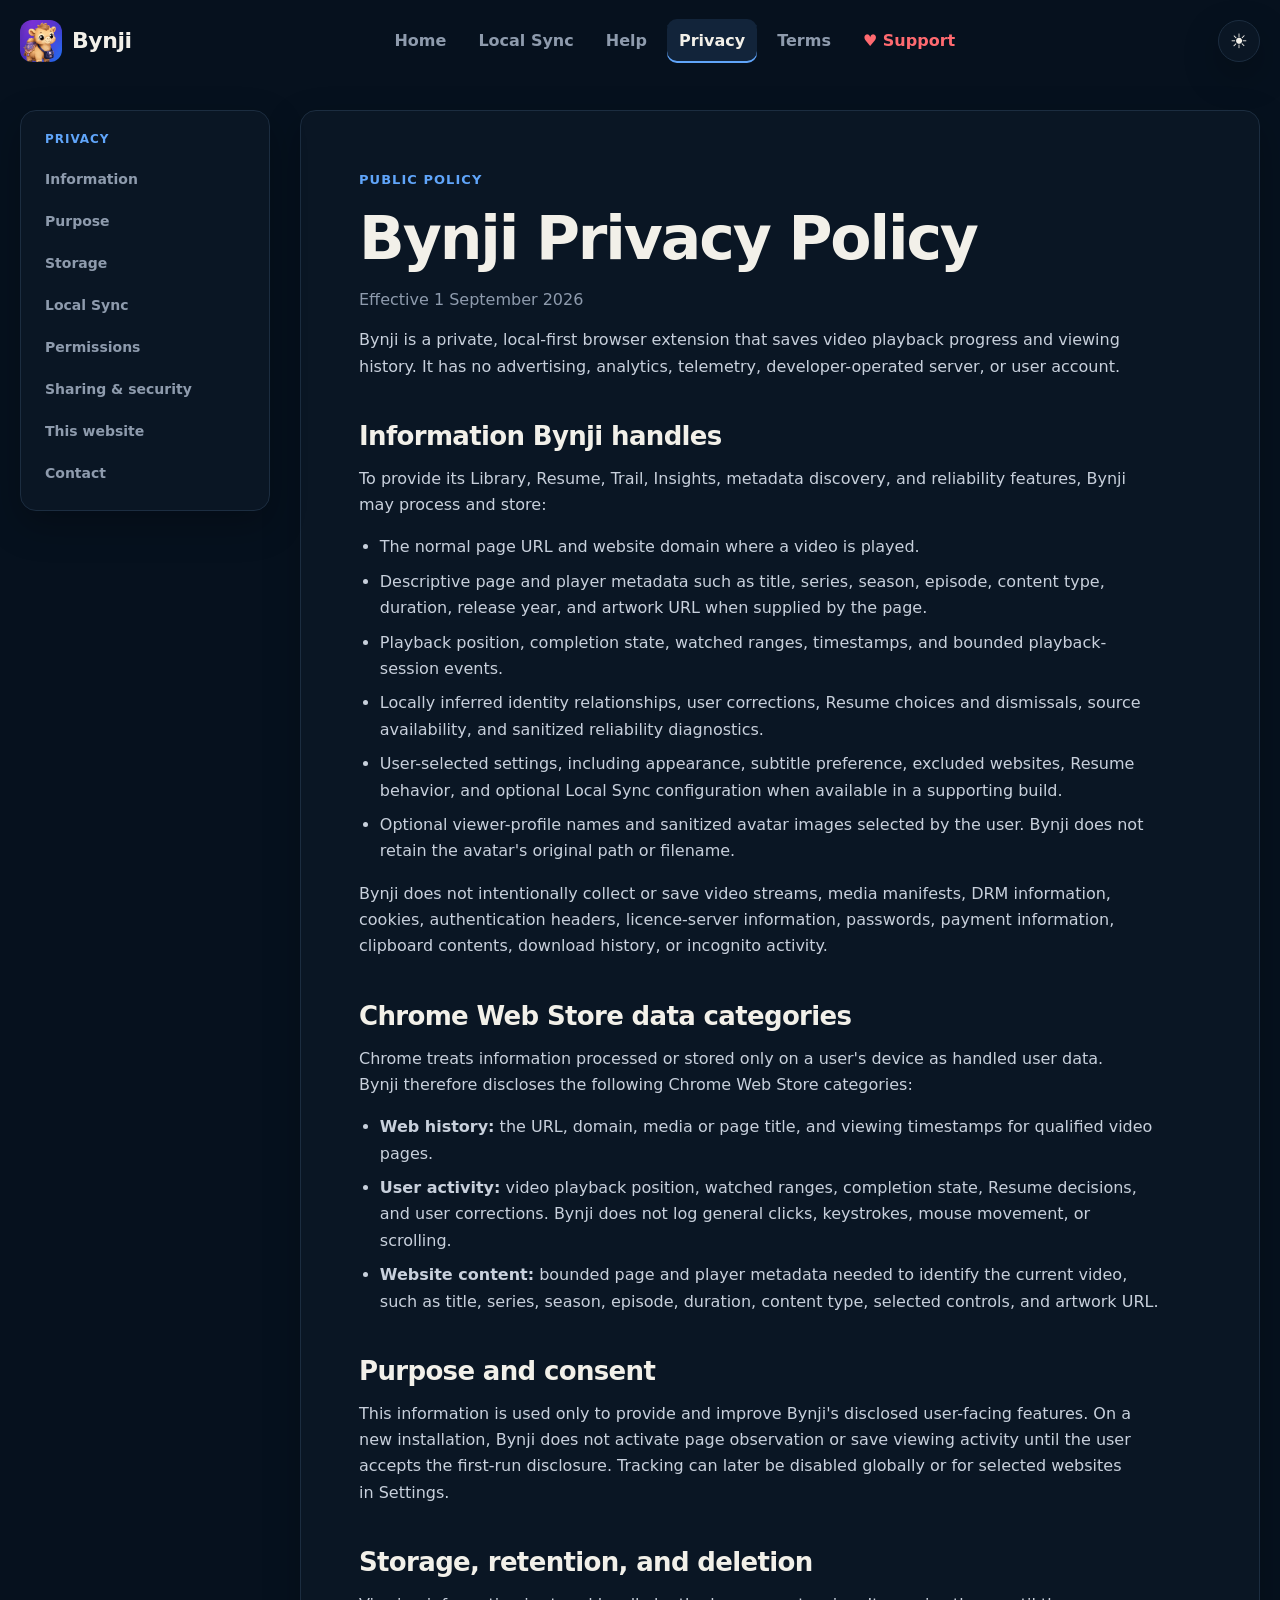
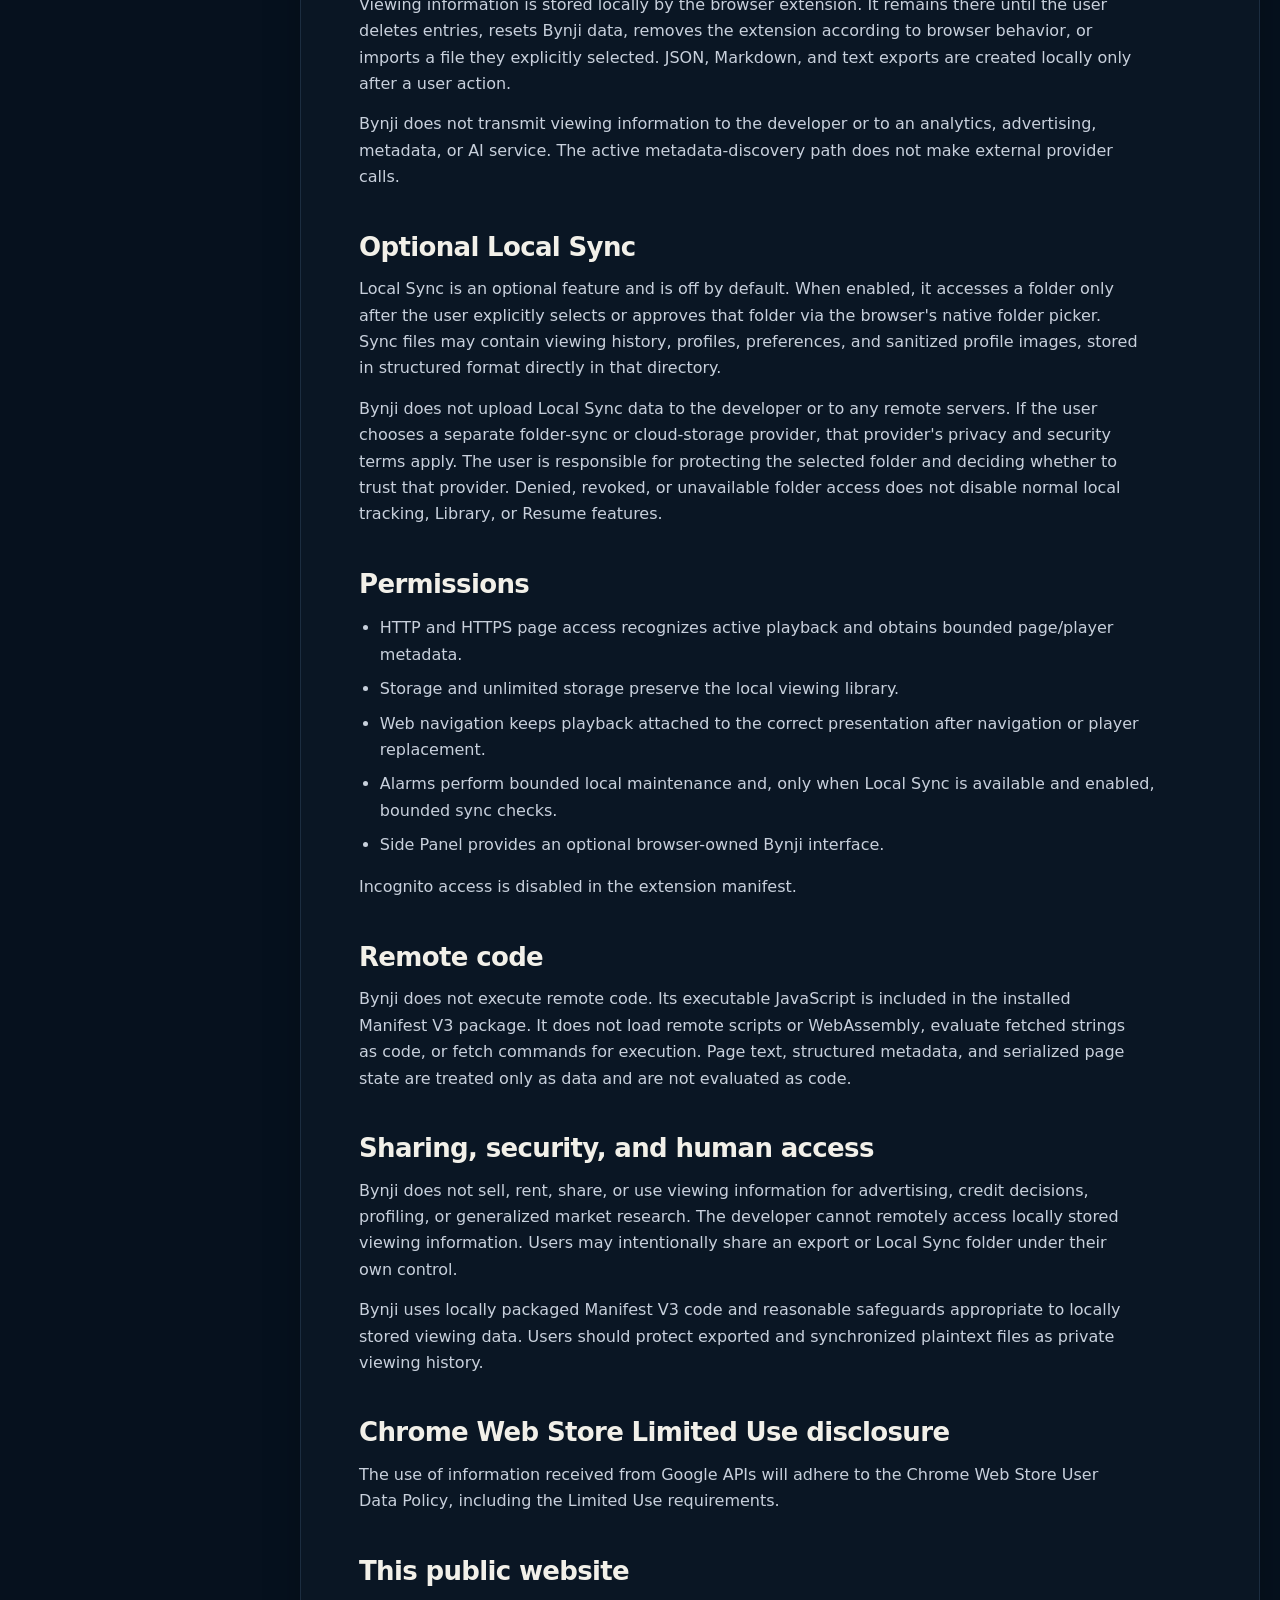
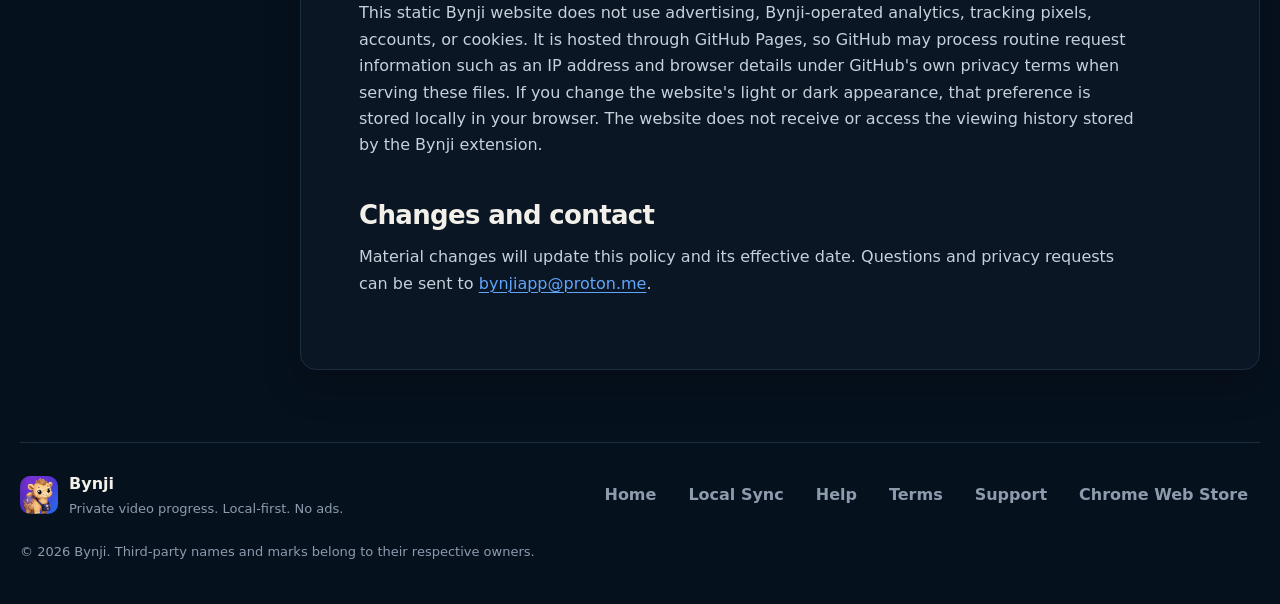
<file: privacy.html>
<!doctype html>
<!-- This public policy must remain consistent with Bynji's Chrome Web Store disclosures. -->
<html lang="en">
  <head>
    <meta charset="utf-8" />
    <meta name="viewport" content="width=device-width, initial-scale=1" />
    <meta name="theme-color" content="#06111e" />
    <meta
      name="description"
      content="Privacy policy for Bynji, a private local-first video progress extension."
    />
    <title>Privacy Policy · Bynji</title>
    <link
      rel="icon"
      type="image/png"
      sizes="32x32"
      href="assets/favicon-32.png"
    />
    <link
      rel="icon"
      type="image/png"
      sizes="16x16"
      href="assets/favicon-16.png"
    />
    <script src="theme.js?v=20260831-2"></script>
    <link rel="stylesheet" href="site.css?v=20260831-2" />
  </head>
  <body>
    <a class="skip-link" href="#main">Skip to content</a>
    <header class="site-header">
      <a class="brand" href="index.html" aria-label="Bynji home">
        <img src="assets/bynji-icon-128.png" alt="" width="42" height="42" />
        <span>Bynji</span>
      </a>
      <nav class="site-nav" aria-label="Primary navigation">
        <a href="index.html">Home</a>
        <a href="sync.html">Local Sync</a>
        <a href="help.html">Help</a>
        <a aria-current="page" href="privacy.html">Privacy</a>
        <a href="terms.html">Terms</a>
        <a
          class="nav-support"
          href="https://ko-fi.com/bynji"
          target="_blank"
          rel="noreferrer"
          ><span aria-hidden="true">♥</span> Support</a
        >
      </nav>
    </header>
    <main id="main" class="page-shell">
      <aside class="page-aside">
        <strong>Privacy</strong>
        <nav aria-label="Privacy Policy sections">
          <a href="#information">Information</a>
          <a href="#purpose">Purpose</a>
          <a href="#storage">Storage</a>
          <a href="#sync">Local Sync</a>
          <a href="#permissions">Permissions</a>
          <a href="#sharing">Sharing &amp; security</a>
          <a href="#website">This website</a>
          <a href="#contact">Contact</a>
        </nav>
      </aside>
      <article class="document">
        <p class="eyebrow">Public policy</p>
        <h1>Bynji Privacy Policy</h1>
        <p class="effective">Effective 1 September 2026</p>
        <p>
          Bynji is a private, local-first browser extension that saves video
          playback progress and viewing history. It has no advertising,
          analytics, telemetry, developer-operated server, or user account.
        </p>

        <h2 id="information">Information Bynji handles</h2>
        <p>
          To provide its Library, Resume, Trail, Insights, metadata discovery,
          and reliability features, Bynji may process and store:
        </p>
        <ul>
          <li>
            The normal page URL and website domain where a video is played.
          </li>
          <li>
            Descriptive page and player metadata such as title, series, season,
            episode, content type, duration, release year, and artwork URL when
            supplied by the page.
          </li>
          <li>
            Playback position, completion state, watched ranges, timestamps, and
            bounded playback-session events.
          </li>
          <li>
            Locally inferred identity relationships, user corrections, Resume
            choices and dismissals, source availability, and sanitized
            reliability diagnostics.
          </li>
          <li>
            User-selected settings, including appearance, subtitle preference,
            excluded websites, Resume behavior, and optional Local Sync
            configuration when available in a supporting build.
          </li>
          <li>
            Optional viewer-profile names and sanitized avatar images selected
            by the user. Bynji does not retain the avatar's original path or
            filename.
          </li>
        </ul>
        <p>
          Bynji does not intentionally collect or save video streams, media
          manifests, DRM information, cookies, authentication headers,
          licence-server information, passwords, payment information, clipboard
          contents, download history, or incognito activity.
        </p>

        <h2>Chrome Web Store data categories</h2>
        <p>
          Chrome treats information processed or stored only on a user's device
          as handled user data. Bynji therefore discloses the following Chrome
          Web Store categories:
        </p>
        <ul>
          <li>
            <strong>Web history:</strong> the URL, domain, media or page title,
            and viewing timestamps for qualified video pages.
          </li>
          <li>
            <strong>User activity:</strong> video playback position, watched
            ranges, completion state, Resume decisions, and user corrections.
            Bynji does not log general clicks, keystrokes, mouse movement, or
            scrolling.
          </li>
          <li>
            <strong>Website content:</strong> bounded page and player metadata
            needed to identify the current video, such as title, series, season,
            episode, duration, content type, selected controls, and artwork URL.
          </li>
        </ul>

        <h2 id="purpose">Purpose and consent</h2>
        <p>
          This information is used only to provide and improve Bynji's disclosed
          user-facing features. On a new installation, Bynji does not activate
          page observation or save viewing activity until the user accepts the
          first-run disclosure. Tracking can later be disabled globally or for
          selected websites in Settings.
        </p>

        <h2 id="storage">Storage, retention, and deletion</h2>
        <p>
          Viewing information is stored locally by the browser extension. It
          remains there until the user deletes entries, resets Bynji data,
          removes the extension according to browser behavior, or imports a file
          they explicitly selected. JSON, Markdown, and text exports are created
          locally only after a user action.
        </p>
        <p>
          Bynji does not transmit viewing information to the developer or to an
          analytics, advertising, metadata, or AI service. The active
          metadata-discovery path does not make external provider calls.
        </p>

        <h2 id="sync">Optional Local Sync</h2>
        <p>
          Local Sync is an optional feature and is off by default. When enabled,
          it accesses a folder only after the user explicitly selects or approves
          that folder via the browser's native folder picker. Sync files may
          contain viewing history, profiles, preferences, and sanitized profile
          images, stored in structured format directly in that directory.
        </p>
        <p>
          Bynji does not upload Local Sync data to the developer or to any remote
          servers. If the user chooses a separate folder-sync or cloud-storage
          provider, that provider's privacy and security terms apply. The user is
          responsible for protecting the selected folder and deciding whether to
          trust that provider. Denied, revoked, or unavailable folder access does
          not disable normal local tracking, Library, or Resume features.
        </p>

        <h2 id="permissions">Permissions</h2>
        <ul>
          <li>
            HTTP and HTTPS page access recognizes active playback and obtains
            bounded page/player metadata.
          </li>
          <li>
            Storage and unlimited storage preserve the local viewing library.
          </li>
          <li>
            Web navigation keeps playback attached to the correct presentation
            after navigation or player replacement.
          </li>
          <li>
            Alarms perform bounded local maintenance and, only when Local Sync
            is available and enabled, bounded sync checks.
          </li>
          <li>
            Side Panel provides an optional browser-owned Bynji interface.
          </li>
        </ul>
        <p>Incognito access is disabled in the extension manifest.</p>

        <h2>Remote code</h2>
        <p>
          Bynji does not execute remote code. Its executable JavaScript is
          included in the installed Manifest V3 package. It does not load remote
          scripts or WebAssembly, evaluate fetched strings as code, or fetch
          commands for execution. Page text, structured metadata, and serialized
          page state are treated only as data and are not evaluated as code.
        </p>

        <h2 id="sharing">Sharing, security, and human access</h2>
        <p>
          Bynji does not sell, rent, share, or use viewing information for
          advertising, credit decisions, profiling, or generalized market
          research. The developer cannot remotely access locally stored viewing
          information. Users may intentionally share an export or Local Sync
          folder under their own control.
        </p>
        <p>
          Bynji uses locally packaged Manifest V3 code and reasonable safeguards
          appropriate to locally stored viewing data. Users should protect
          exported and synchronized plaintext files as private viewing history.
        </p>

        <h2>Chrome Web Store Limited Use disclosure</h2>
        <p>
          The use of information received from Google APIs will adhere to the
          Chrome Web Store User Data Policy, including the Limited Use
          requirements.
        </p>

        <h2 id="website">This public website</h2>
        <p>
          This static Bynji website does not use advertising, Bynji-operated
          analytics, tracking pixels, accounts, or cookies. It is hosted through
          GitHub Pages, so GitHub may process routine request information such
          as an IP address and browser details under GitHub's own privacy terms
          when serving these files. If you change the website's light or dark
          appearance, that preference is stored locally in your browser. The
          website does not receive or access the viewing history stored by the
          Bynji extension.
        </p>

        <h2 id="contact">Changes and contact</h2>
        <p>
          Material changes will update this policy and its effective date.
          Questions and privacy requests can be sent to
          <a href="mailto:bynjiapp@proton.me">bynjiapp@proton.me</a>.
        </p>
      </article>
    </main>
    <footer class="site-footer">
      <div class="footer-brand">
        <img src="assets/bynji-icon-128.png" alt="" width="38" height="38" />
        <div>
          <strong>Bynji</strong
          ><span>Private video progress. Local-first. No ads.</span>
        </div>
      </div>
      <nav aria-label="Footer navigation">
        <a href="index.html">Home</a><a href="sync.html">Local Sync</a><a href="help.html">Help</a
        ><a href="terms.html">Terms</a><a href="support.html">Support</a>
        <a
          href="https://chromewebstore.google.com/detail/bynji/bficoegaabaomkpamgkogghmghdmhdac"
          target="_blank"
          rel="noreferrer"
          >Chrome Web Store</a
        >
      </nav>
      <p>
        © 2026 Bynji. Third-party names and marks belong to their respective
        owners.
      </p>
    </footer>
  </body>
</html>
</file>
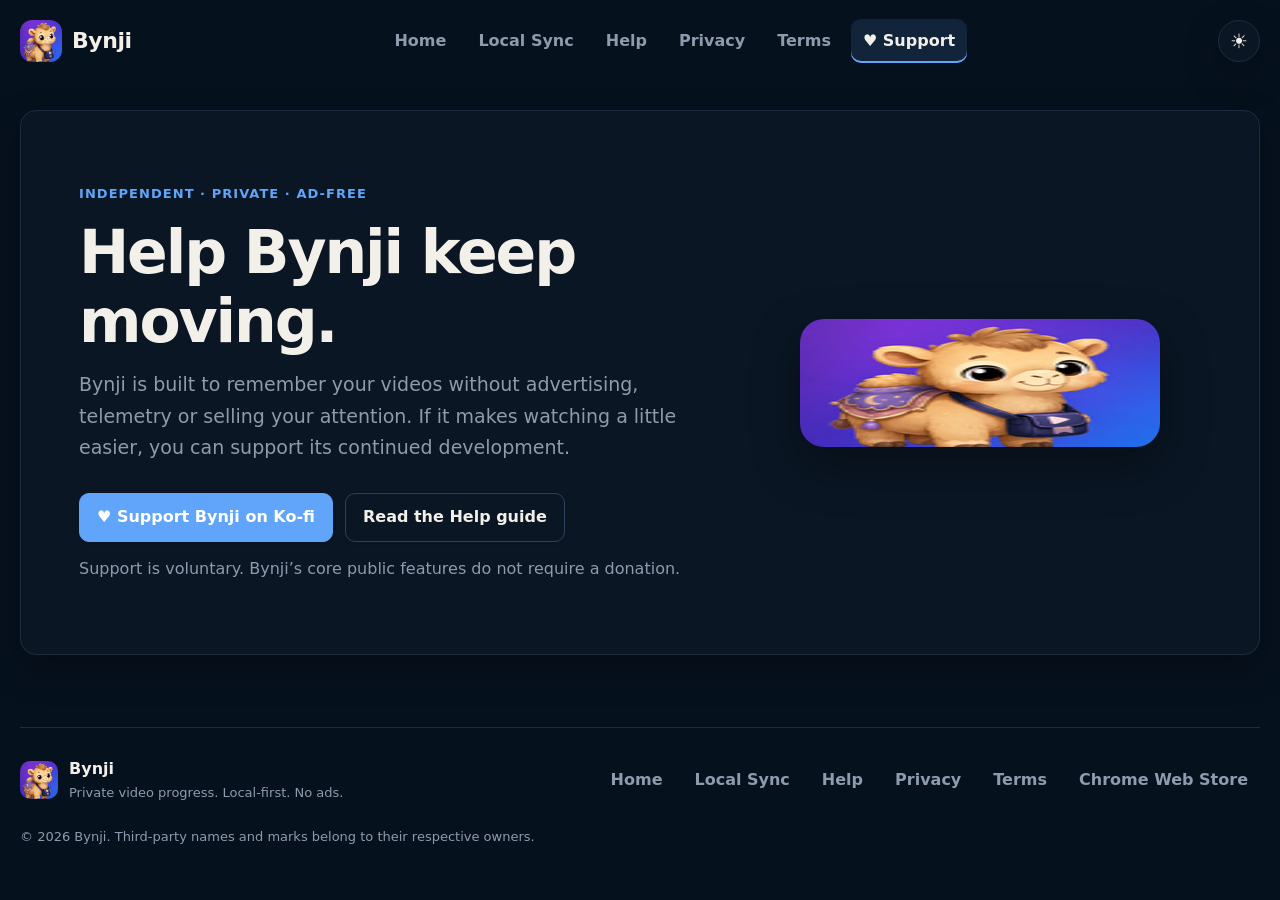
<file: support.html>
<!doctype html>
<html lang="en">
  <head>
    <meta charset="utf-8" />
    <meta name="viewport" content="width=device-width, initial-scale=1" />
    <meta name="theme-color" content="#06111e" />
    <meta
      name="description"
      content="Support Bynji's independent, private and ad-free development."
    />
    <title>Support · Bynji</title>
    <link
      rel="icon"
      type="image/png"
      sizes="32x32"
      href="assets/favicon-32.png"
    />
    <link
      rel="icon"
      type="image/png"
      sizes="16x16"
      href="assets/favicon-16.png"
    />
    <script src="theme.js?v=20260831-2"></script>
    <link rel="stylesheet" href="site.css?v=20260831-2" />
  </head>
  <body>
    <a class="skip-link" href="#main">Skip to content</a>
    <header class="site-header">
      <a class="brand" href="index.html" aria-label="Bynji home"
        ><img
          src="assets/bynji-icon-128.png"
          alt=""
          width="42"
          height="42"
        /><span>Bynji</span></a
      >
      <nav class="site-nav" aria-label="Primary navigation">
        <a href="index.html">Home</a><a href="sync.html">Local Sync</a><a href="help.html">Help</a
        ><a href="privacy.html">Privacy</a><a href="terms.html">Terms</a>
        <a class="nav-support" aria-current="page" href="support.html"
          ><span aria-hidden="true">♥</span> Support</a
        >
      </nav>
    </header>
    <main id="main">
      <section class="document support-hero">
        <div>
          <p class="eyebrow">Independent · Private · Ad-free</p>
          <h1>Help Bynji keep moving.</h1>
          <p class="page-intro">
            Bynji is built to remember your videos without advertising,
            telemetry or selling your attention. If it makes watching a little
            easier, you can support its continued development.
          </p>
          <div class="actions">
            <a
              class="button button--primary"
              href="https://ko-fi.com/bynji"
              target="_blank"
              rel="noreferrer"
              >♥ Support Bynji on Ko-fi</a
            >
            <a class="button" href="help.html">Read the Help guide</a>
          </div>
          <p class="muted">
            Support is voluntary. Bynji’s core public features do not require a
            donation.
          </p>
        </div>
        <img
          src="assets/bynji-icon-128.png"
          alt="Bynji camel mascot"
          width="128"
          height="128"
        />
      </section>
    </main>
    <footer class="site-footer">
      <div class="footer-brand">
        <img src="assets/bynji-icon-128.png" alt="" width="38" height="38" />
        <div>
          <strong>Bynji</strong
          ><span>Private video progress. Local-first. No ads.</span>
        </div>
      </div>
      <nav aria-label="Footer navigation">
        <a href="index.html">Home</a><a href="sync.html">Local Sync</a><a href="help.html">Help</a
        ><a href="privacy.html">Privacy</a><a href="terms.html">Terms</a>
        <a
          href="https://chromewebstore.google.com/detail/bynji/bficoegaabaomkpamgkogghmghdmhdac"
          target="_blank"
          rel="noreferrer"
          >Chrome Web Store</a
        >
      </nav>
      <p>
        © 2026 Bynji. Third-party names and marks belong to their respective
        owners.
      </p>
    </footer>
  </body>
</html>
</file>
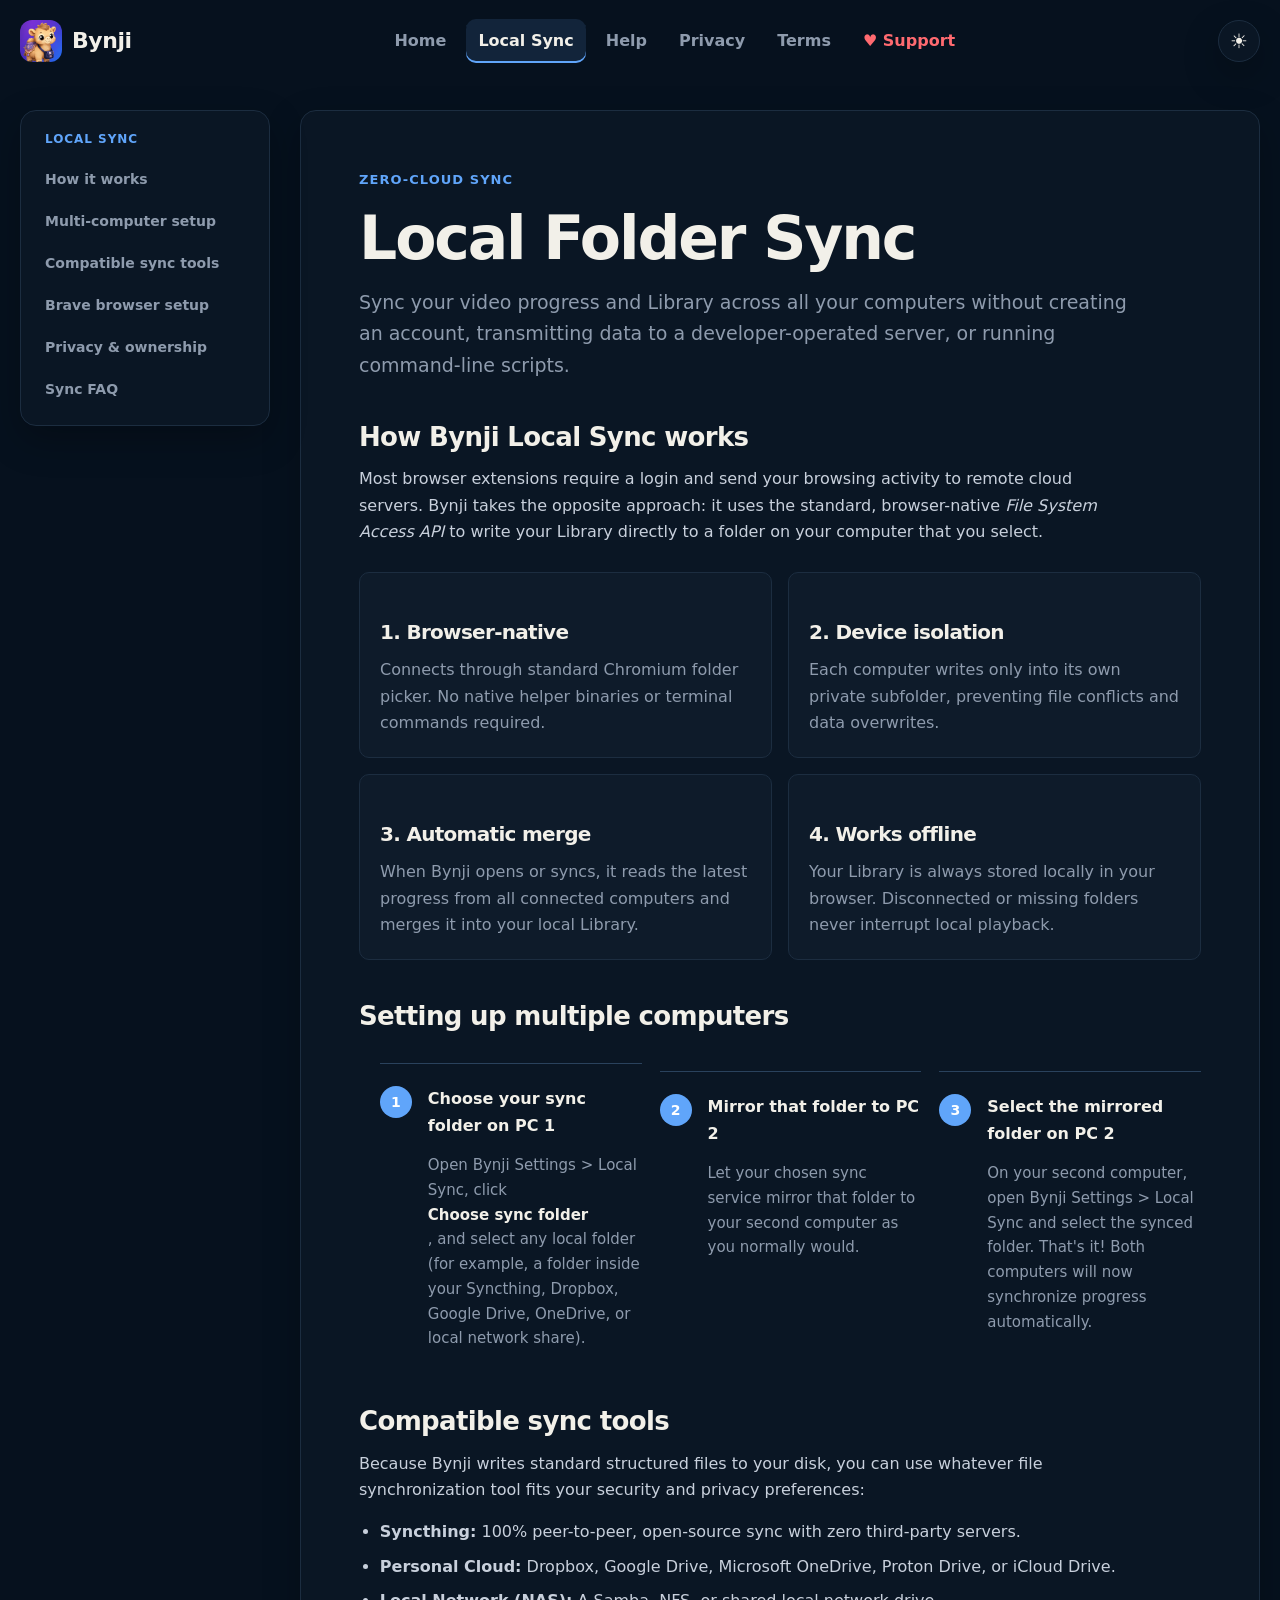
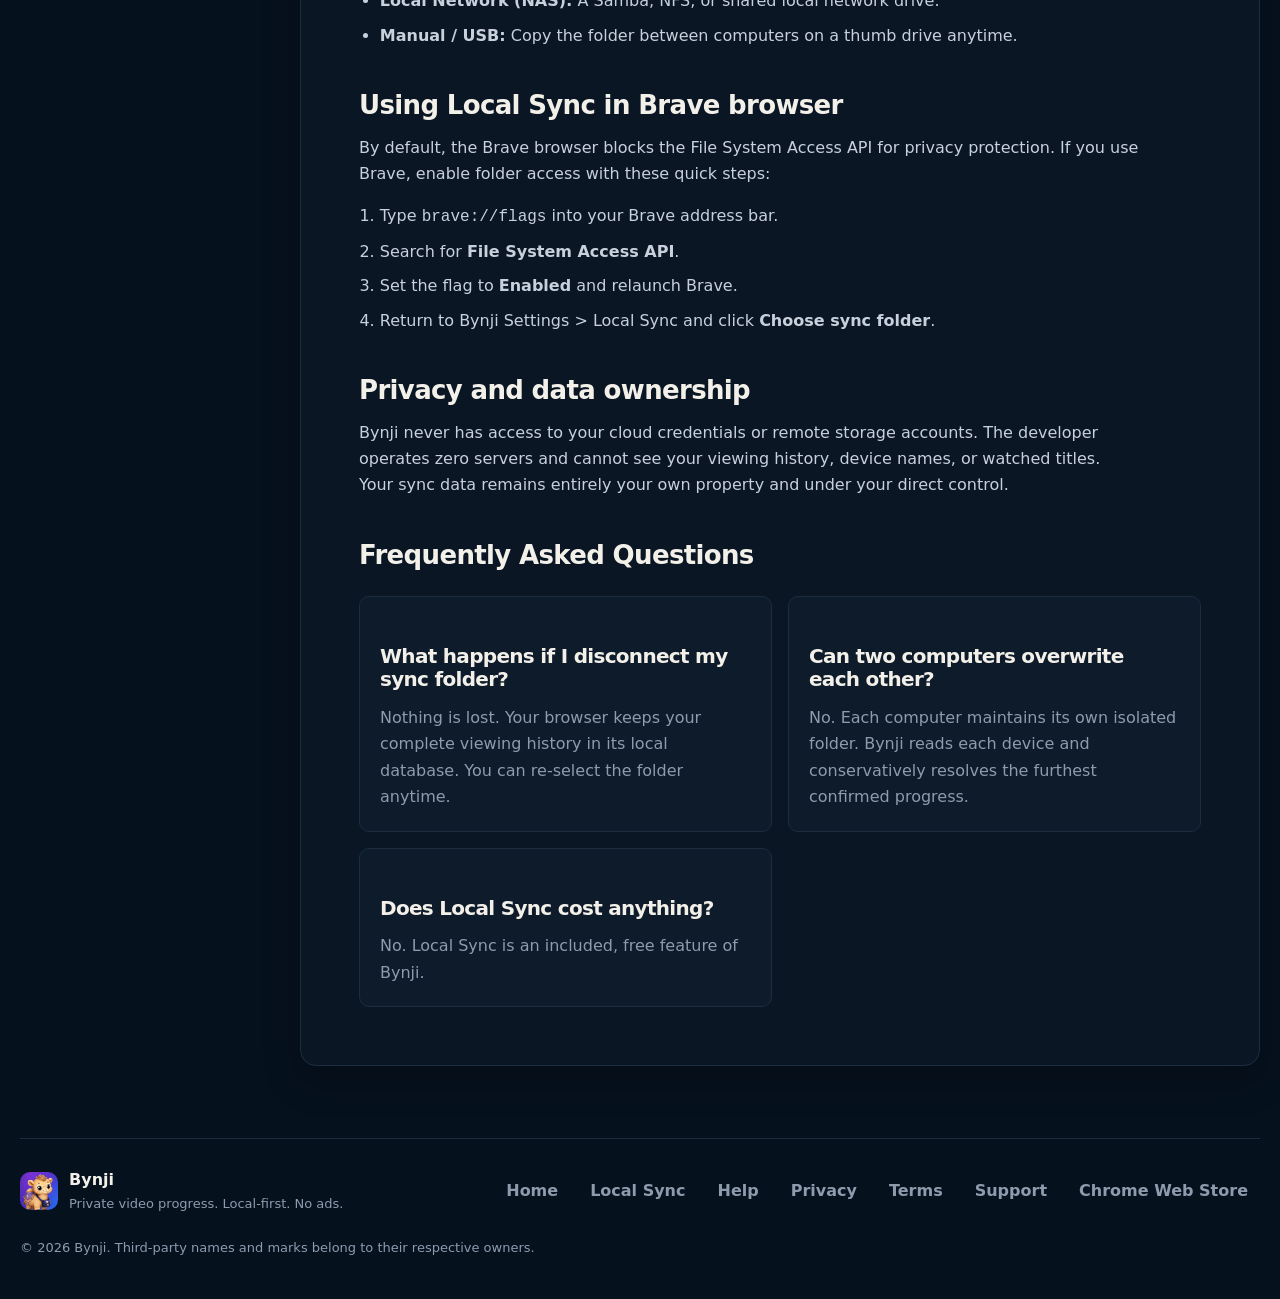
<file: sync.html>
<!doctype html>
<html lang="en">
  <head>
    <meta charset="utf-8" />
    <meta name="viewport" content="width=device-width, initial-scale=1" />
    <meta name="theme-color" content="#06111e" />
    <meta
      name="description"
      content="Learn how Bynji's optional Local Sync mirrors your video library across multiple computers without cloud servers or terminal scripts."
    />
    <meta property="og:title" content="Local Folder Sync · Bynji" />
    <meta
      property="og:description"
      content="Sync video progress across your computers using your own local folder. No accounts, no central servers, no terminal setup."
    />
    <meta
      property="og:image"
      content="https://bynjiapp.github.io/bynji-legal/assets/bynji-brand-banner.png"
    />
    <meta property="og:url" content="https://bynjiapp.github.io/bynji-legal/sync.html" />
    <meta property="og:type" content="article" />
    <meta name="twitter:card" content="summary_large_image" />
    <title>Local Sync · Bynji</title>
    <link
      rel="icon"
      type="image/png"
      sizes="32x32"
      href="assets/favicon-32.png"
    />
    <link
      rel="icon"
      type="image/png"
      sizes="16x16"
      href="assets/favicon-16.png"
    />
    <script src="theme.js?v=20260831-2"></script>
    <link rel="stylesheet" href="site.css?v=20260831-2" />
  </head>
  <body>
    <a class="skip-link" href="#main">Skip to content</a>
    <header class="site-header">
      <a class="brand" href="index.html" aria-label="Bynji home">
        <img src="assets/bynji-icon-128.png" alt="" width="42" height="42" />
        <span>Bynji</span>
      </a>
      <nav class="site-nav" aria-label="Primary navigation">
        <a href="index.html">Home</a>
        <a aria-current="page" href="sync.html">Local Sync</a>
        <a href="help.html">Help</a>
        <a href="privacy.html">Privacy</a>
        <a href="terms.html">Terms</a>
        <a
          class="nav-support"
          href="https://ko-fi.com/bynji"
          target="_blank"
          rel="noreferrer"
          ><span aria-hidden="true">♥</span> Support</a
        >
      </nav>
    </header>

    <main id="main" class="page-shell">
      <aside class="page-aside">
        <strong>Local Sync</strong>
        <nav aria-label="Sync topics">
          <a href="#how-it-works">How it works</a>
          <a href="#multi-device">Multi-computer setup</a>
          <a href="#supported-tools">Compatible sync tools</a>
          <a href="#brave">Brave browser setup</a>
          <a href="#privacy">Privacy &amp; ownership</a>
          <a href="#faq">Sync FAQ</a>
        </nav>
      </aside>

      <article class="help-page">
        <p class="eyebrow">Zero-cloud sync</p>
        <h1>Local Folder Sync</h1>
        <p class="page-intro">
          Sync your video progress and Library across all your computers without creating an account,
          transmitting data to a developer-operated server, or running command-line scripts.
        </p>

        <section id="how-it-works">
          <h2>How Bynji Local Sync works</h2>
          <p>
            Most browser extensions require a login and send your browsing activity to remote cloud servers.
            Bynji takes the opposite approach: it uses the standard, browser-native <em>File System Access API</em>
            to write your Library directly to a folder on your computer that you select.
          </p>
          <div class="quick-grid">
            <div class="quick-card">
              <h3>1. Browser-native</h3>
              <p>
                Connects through standard Chromium folder picker. No native helper binaries or terminal commands required.
              </p>
            </div>
            <div class="quick-card">
              <h3>2. Device isolation</h3>
              <p>
                Each computer writes only into its own private subfolder, preventing file conflicts and data overwrites.
              </p>
            </div>
            <div class="quick-card">
              <h3>3. Automatic merge</h3>
              <p>
                When Bynji opens or syncs, it reads the latest progress from all connected computers and merges it into your local Library.
              </p>
            </div>
            <div class="quick-card">
              <h3>4. Works offline</h3>
              <p>
                Your Library is always stored locally in your browser. Disconnected or missing folders never interrupt local playback.
              </p>
            </div>
          </div>
        </section>

        <section id="multi-device">
          <h2>Setting up multiple computers</h2>
          <ol class="step-list">
            <li>
              <span>1</span>
              <div>
                <strong>Choose your sync folder on PC 1</strong>
                <p>
                  Open Bynji Settings &gt; Local Sync, click <strong>Choose sync folder</strong>, and select any local folder
                  (for example, a folder inside your Syncthing, Dropbox, Google Drive, OneDrive, or local network share).
                </p>
              </div>
            </li>
            <li>
              <span>2</span>
              <div>
                <strong>Mirror that folder to PC 2</strong>
                <p>
                  Let your chosen sync service mirror that folder to your second computer as you normally would.
                </p>
              </div>
            </li>
            <li>
              <span>3</span>
              <div>
                <strong>Select the mirrored folder on PC 2</strong>
                <p>
                  On your second computer, open Bynji Settings &gt; Local Sync and select the synced folder. That's it!
                  Both computers will now synchronize progress automatically.
                </p>
              </div>
            </li>
          </ol>
        </section>

        <section id="supported-tools">
          <h2>Compatible sync tools</h2>
          <p>
            Because Bynji writes standard structured files to your disk, you can use whatever file synchronization tool fits your security and privacy preferences:
          </p>
          <ul>
            <li><strong>Syncthing:</strong> 100% peer-to-peer, open-source sync with zero third-party servers.</li>
            <li><strong>Personal Cloud:</strong> Dropbox, Google Drive, Microsoft OneDrive, Proton Drive, or iCloud Drive.</li>
            <li><strong>Local Network (NAS):</strong> A Samba, NFS, or shared local network drive.</li>
            <li><strong>Manual / USB:</strong> Copy the folder between computers on a thumb drive anytime.</li>
          </ul>
        </section>

        <section id="brave">
          <h2>Using Local Sync in Brave browser</h2>
          <p>
            By default, the Brave browser blocks the File System Access API for privacy protection. If you use Brave,
            enable folder access with these quick steps:
          </p>
          <ol>
            <li>Type <code>brave://flags</code> into your Brave address bar.</li>
            <li>Search for <strong>File System Access API</strong>.</li>
            <li>Set the flag to <strong>Enabled</strong> and relaunch Brave.</li>
            <li>Return to Bynji Settings &gt; Local Sync and click <strong>Choose sync folder</strong>.</li>
          </ol>
        </section>

        <section id="privacy">
          <h2>Privacy and data ownership</h2>
          <p>
            Bynji never has access to your cloud credentials or remote storage accounts. The developer operates zero servers
            and cannot see your viewing history, device names, or watched titles. Your sync data remains entirely your own property
            and under your direct control.
          </p>
        </section>

        <section id="faq">
          <h2>Frequently Asked Questions</h2>
          <div class="faq-grid">
            <div class="faq-card">
              <h3>What happens if I disconnect my sync folder?</h3>
              <p>
                Nothing is lost. Your browser keeps your complete viewing history in its local database. You can re-select the folder anytime.
              </p>
            </div>
            <div class="faq-card">
              <h3>Can two computers overwrite each other?</h3>
              <p>
                No. Each computer maintains its own isolated folder. Bynji reads each device and conservatively resolves the furthest confirmed progress.
              </p>
            </div>
            <div class="faq-card">
              <h3>Does Local Sync cost anything?</h3>
              <p>
                No. Local Sync is an included, free feature of Bynji.
              </p>
            </div>
          </div>
        </section>
      </article>
    </main>

    <footer class="site-footer">
      <div class="footer-brand">
        <img src="assets/bynji-icon-128.png" alt="" width="38" height="38" />
        <div>
          <strong>Bynji</strong>
          <span>Private video progress. Local-first. No ads.</span>
        </div>
      </div>
      <nav aria-label="Footer navigation">
        <a href="index.html">Home</a>
        <a href="sync.html">Local Sync</a>
        <a href="help.html">Help</a>
        <a href="privacy.html">Privacy</a>
        <a href="terms.html">Terms</a>
        <a href="support.html">Support</a>
        <a
          href="https://chromewebstore.google.com/detail/bynji/bficoegaabaomkpamgkogghmghdmhdac"
          target="_blank"
          rel="noreferrer"
          >Chrome Web Store</a
        >
      </nav>
      <p>
        © 2026 Bynji. Third-party names and marks belong to their respective owners.
      </p>
    </footer>
  </body>
</html>
</file>
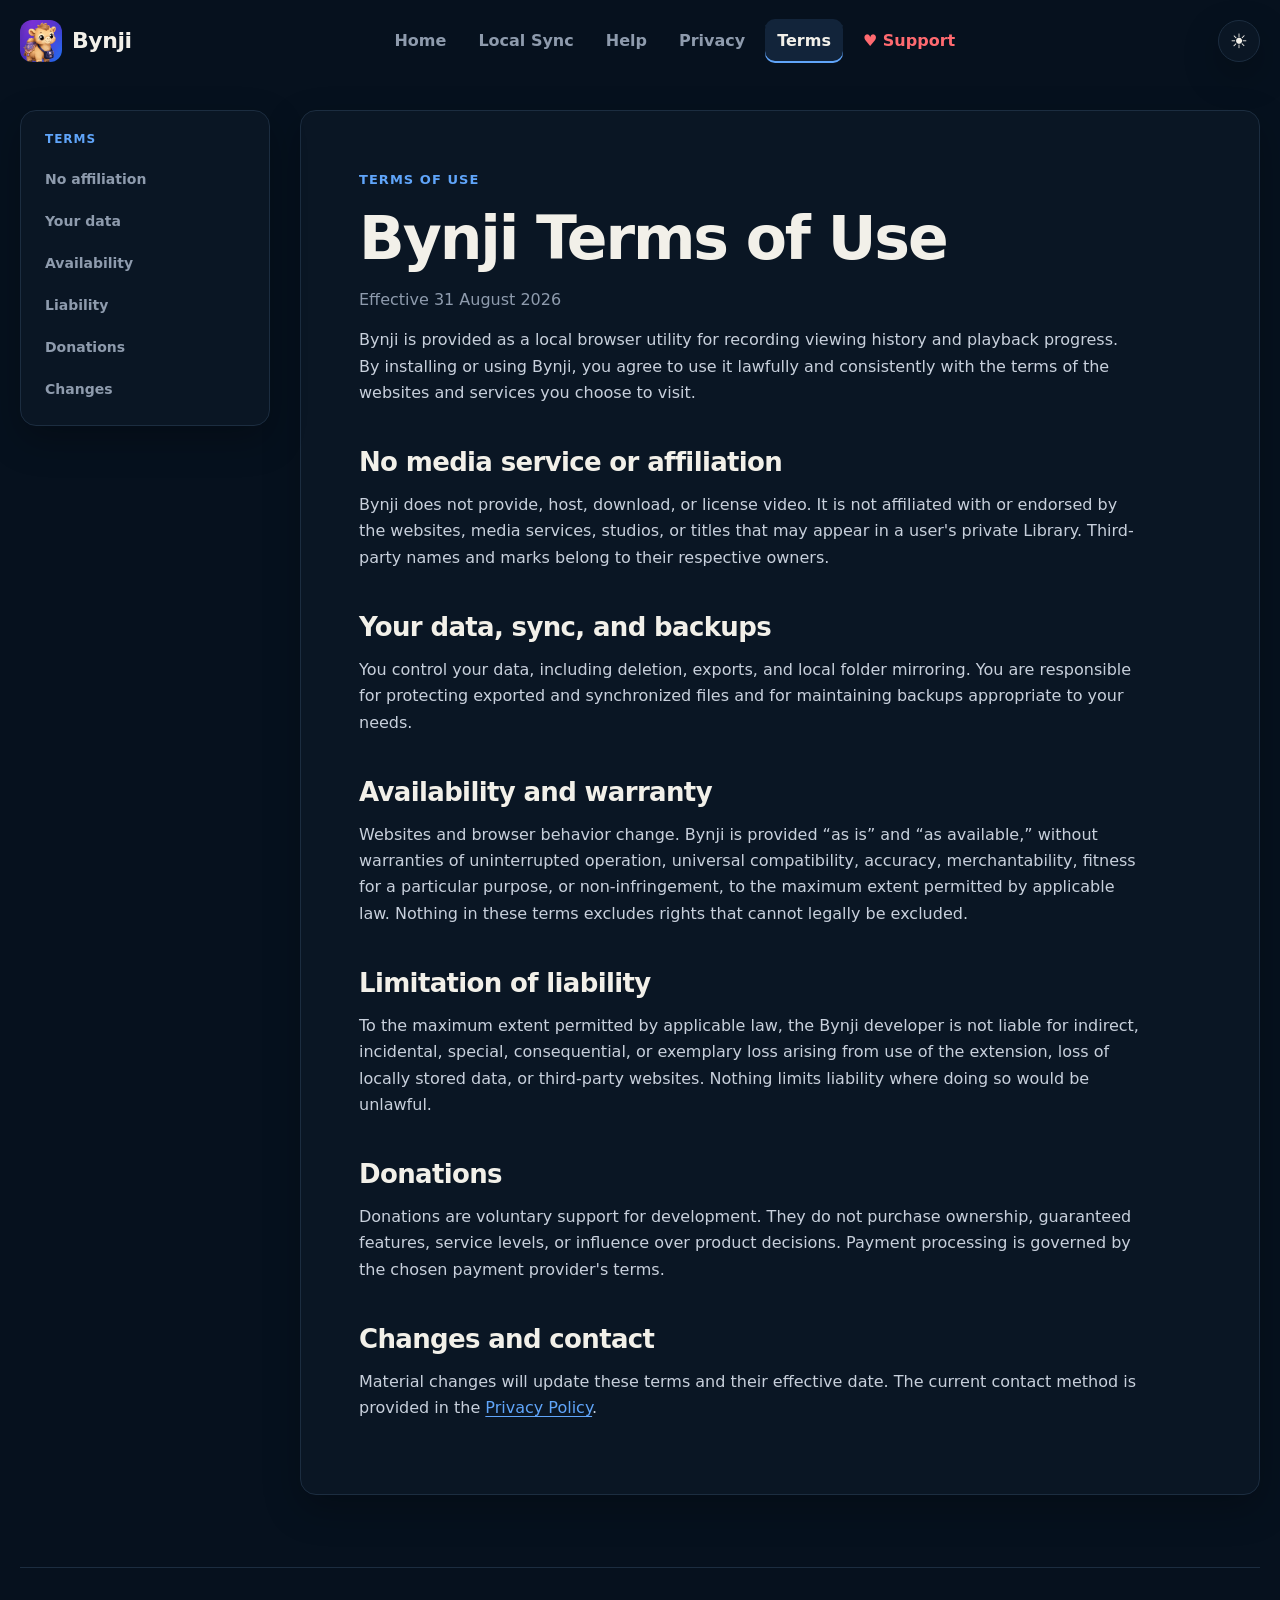
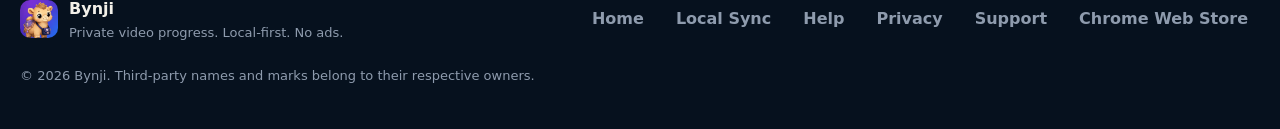
<file: terms.html>
<!doctype html>
<!-- Standalone terms for the Bynji browser extension. -->
<html lang="en">
  <head>
    <meta charset="utf-8" />
    <meta name="viewport" content="width=device-width, initial-scale=1" />
    <meta name="theme-color" content="#06111e" />
    <meta
      name="description"
      content="Terms of use for the Bynji browser extension."
    />
    <title>Terms of Use · Bynji</title>
    <link
      rel="icon"
      type="image/png"
      sizes="32x32"
      href="assets/favicon-32.png"
    />
    <link
      rel="icon"
      type="image/png"
      sizes="16x16"
      href="assets/favicon-16.png"
    />
    <script src="theme.js?v=20260831-2"></script>
    <link rel="stylesheet" href="site.css?v=20260831-2" />
  </head>
  <body>
    <a class="skip-link" href="#main">Skip to content</a>
    <header class="site-header">
      <a class="brand" href="index.html" aria-label="Bynji home"
        ><img
          src="assets/bynji-icon-128.png"
          alt=""
          width="42"
          height="42"
        /><span>Bynji</span></a
      >
      <nav class="site-nav" aria-label="Primary navigation">
        <a href="index.html">Home</a>
        <a href="sync.html">Local Sync</a>
        <a href="help.html">Help</a>
        <a href="privacy.html">Privacy</a>
        <a aria-current="page" href="terms.html">Terms</a>
        <a
          class="nav-support"
          href="https://ko-fi.com/bynji"
          target="_blank"
          rel="noreferrer"
          ><span aria-hidden="true">♥</span> Support</a
        >
      </nav>
    </header>
    <main id="main" class="page-shell">
      <aside class="page-aside">
        <strong>Terms</strong>
        <nav aria-label="Terms sections">
          <a href="#media">No affiliation</a><a href="#data">Your data</a
          ><a href="#warranty">Availability</a><a href="#liability">Liability</a
          ><a href="#donations">Donations</a><a href="#changes">Changes</a>
        </nav>
      </aside>
      <article class="document">
        <p class="eyebrow">Terms of use</p>
        <h1>Bynji Terms of Use</h1>
        <p class="effective">Effective 31 August 2026</p>
        <p>
          Bynji is provided as a local browser utility for recording viewing
          history and playback progress. By installing or using Bynji, you agree
          to use it lawfully and consistently with the terms of the websites and
          services you choose to visit.
        </p>
        <h2 id="media">No media service or affiliation</h2>
        <p>
          Bynji does not provide, host, download, or license video. It is not
          affiliated with or endorsed by the websites, media services, studios,
          or titles that may appear in a user's private Library. Third-party
          names and marks belong to their respective owners.
        </p>
        <h2 id="data">Your data, sync, and backups</h2>
        <p>
          You control your data, including deletion, exports, and local folder
          mirroring. You are responsible for protecting exported and synchronized
          files and for maintaining backups appropriate to your needs.
        </p>
        <h2 id="warranty">Availability and warranty</h2>
        <p>
          Websites and browser behavior change. Bynji is provided “as is” and
          “as available,” without warranties of uninterrupted operation,
          universal compatibility, accuracy, merchantability, fitness for a
          particular purpose, or non-infringement, to the maximum extent
          permitted by applicable law. Nothing in these terms excludes rights
          that cannot legally be excluded.
        </p>
        <h2 id="liability">Limitation of liability</h2>
        <p>
          To the maximum extent permitted by applicable law, the Bynji developer
          is not liable for indirect, incidental, special, consequential, or
          exemplary loss arising from use of the extension, loss of locally
          stored data, or third-party websites. Nothing limits liability where
          doing so would be unlawful.
        </p>
        <h2 id="donations">Donations</h2>
        <p>
          Donations are voluntary support for development. They do not purchase
          ownership, guaranteed features, service levels, or influence over
          product decisions. Payment processing is governed by the chosen
          payment provider's terms.
        </p>
        <h2 id="changes">Changes and contact</h2>
        <p>
          Material changes will update these terms and their effective date. The
          current contact method is provided in the
          <a href="privacy.html">Privacy Policy</a>.
        </p>
      </article>
    </main>
    <footer class="site-footer">
      <div class="footer-brand">
        <img src="assets/bynji-icon-128.png" alt="" width="38" height="38" />
        <div>
          <strong>Bynji</strong
          ><span>Private video progress. Local-first. No ads.</span>
        </div>
      </div>
      <nav aria-label="Footer navigation">
        <a href="index.html">Home</a><a href="sync.html">Local Sync</a><a href="help.html">Help</a
        ><a href="privacy.html">Privacy</a><a href="support.html">Support</a>
        <a
          href="https://chromewebstore.google.com/detail/bynji/bficoegaabaomkpamgkogghmghdmhdac"
          target="_blank"
          rel="noreferrer"
          >Chrome Web Store</a
        >
      </nav>
      <p>
        © 2026 Bynji. Third-party names and marks belong to their respective
        owners.
      </p>
    </footer>
  </body>
</html>
</file>
<file: site.css>
:root {
  color-scheme: dark;
  --background: #06111e;
  --surface: #0a1624;
  --surface-secondary: #0e1b2a;
  --surface-hover: #12243a;
  --surface-selected: #0d2949;
  --text: #c8d0dc;
  --text-strong: #f2f0e9;
  --muted: #8e9bad;
  --border: #1c2d40;
  --border-strong: #2a425d;
  --accent: #60a5fa;
  --accent-hover: #93c5fd;
  --accent-soft: #1e3a5f;
  --success: #56c785;
  --heart: #ff6a70;
  --shadow: 0 18px 48px rgb(0 0 0 / 34%);
  --shadow-soft: 0 14px 36px rgb(0 0 0 / 26%);
  --radius-small: 10px;
  --radius: 16px;
  --radius-large: 24px;
  --content: 1380px;
  --font:
    Inter, ui-sans-serif, system-ui, -apple-system, BlinkMacSystemFont,
    "Segoe UI", sans-serif;
}

:root[data-theme="light"] {
  color-scheme: light;
  --background: #fbfaf7;
  --surface: #fffefc;
  --surface-secondary: #f6f7f9;
  --surface-hover: #f1f5fb;
  --surface-selected: #edf4ff;
  --text: #344158;
  --text-strong: #101d35;
  --muted: #758095;
  --border: #e2e5e9;
  --border-strong: #cfd5dd;
  --accent: #2563eb;
  --accent-hover: #1d4ed8;
  --accent-soft: #dbeafe;
  --success: #24965a;
  --heart: #d51f2a;
  --shadow: 0 14px 38px rgb(16 29 53 / 8%);
  --shadow-soft: 0 8px 28px rgb(16 29 53 / 6%);
}

* {
  box-sizing: border-box;
}

html {
  scroll-behavior: smooth;
}

body {
  margin: 0;
  background: var(--background);
  color: var(--text);
  font: 16px/1.65 var(--font);
  text-rendering: optimizeLegibility;
}

img {
  display: block;
  max-width: 100%;
}

a {
  color: var(--accent);
  text-decoration-thickness: 1px;
  text-underline-offset: 3px;
}

button,
a {
  -webkit-tap-highlight-color: transparent;
}

:focus-visible {
  outline: 3px solid var(--accent);
  outline-offset: 3px;
}

.skip-link {
  position: fixed;
  z-index: 20;
  top: 10px;
  left: 10px;
  translate: 0 -150%;
  border-radius: var(--radius-small);
  padding: 10px 14px;
  background: var(--accent);
  color: #fff;
  font-weight: 750;
  text-decoration: none;
}

.skip-link:focus {
  translate: 0;
}

.site-header,
main,
.site-footer {
  width: min(var(--content), calc(100% - 40px));
  margin-inline: auto;
}

.site-header {
  min-height: 82px;
  display: flex;
  align-items: center;
  justify-content: space-between;
  gap: 32px;
  padding-block: 16px;
}

.brand {
  display: inline-flex;
  align-items: center;
  gap: 10px;
  color: var(--text-strong);
  font-size: 22px;
  font-weight: 800;
  letter-spacing: -0.02em;
  text-decoration: none;
}

.brand img {
  border-radius: 12px;
}

.site-nav,
.site-footer nav {
  display: flex;
  align-items: center;
  flex-wrap: wrap;
  gap: 8px;
}

.site-nav a,
.site-footer nav a {
  border-radius: var(--radius-small);
  padding: 9px 12px;
  color: var(--muted);
  font-weight: 650;
  text-decoration: none;
}

.site-nav a:hover,
.site-footer nav a:hover,
.site-nav a[aria-current="page"] {
  background: var(--surface-hover);
  color: var(--text-strong);
}

.site-nav a[aria-current="page"] {
  box-shadow: inset 0 -2px var(--accent);
}

.site-nav .nav-support {
  color: var(--heart);
}

.theme-toggle {
  width: 42px;
  height: 42px;
  flex: 0 0 auto;
  display: inline-grid;
  place-items: center;
  border: 1px solid var(--border);
  border-radius: 50%;
  padding: 0;
  background: var(--surface);
  color: var(--text-strong);
  cursor: pointer;
  font: 20px/1 var(--font);
  box-shadow: var(--shadow-soft);
}

.theme-toggle:hover {
  border-color: var(--accent);
  background: var(--surface-hover);
}

main {
  padding-block: 28px 72px;
}

.hero {
  position: relative;
  overflow: hidden;
  min-height: 580px;
  display: grid;
  grid-template-columns: minmax(0, 1.05fr) minmax(360px, 0.95fr);
  align-items: center;
  gap: clamp(44px, 7vw, 96px);
  border: 1px solid var(--border);
  border-radius: var(--radius-large);
  padding: clamp(38px, 7vw, 84px);
  background:
    radial-gradient(circle at 88% 12%, rgb(37 99 235 / 19%), transparent 34%),
    linear-gradient(135deg, var(--surface), var(--surface-secondary));
  box-shadow: var(--shadow);
}

.hero::after {
  position: absolute;
  right: -90px;
  bottom: -180px;
  width: 460px;
  height: 460px;
  border: 1px solid var(--border);
  border-radius: 50%;
  content: "";
  opacity: 0.65;
}

.hero-copy,
.hero-art {
  position: relative;
  z-index: 1;
}

.eyebrow {
  margin: 0 0 12px;
  color: var(--accent);
  font-size: 13px;
  font-weight: 800;
  letter-spacing: 0.08em;
  text-transform: uppercase;
}

.status-dot {
  display: inline-block;
  width: 8px;
  height: 8px;
  margin-right: 6px;
  border-radius: 50%;
  background: var(--success);
}

h1,
h2,
h3,
p {
  overflow-wrap: break-word;
}

h1,
h2,
h3 {
  color: var(--text-strong);
  line-height: 1.14;
  letter-spacing: -0.035em;
}

h1 {
  max-width: 720px;
  margin: 0;
  font-size: clamp(46px, 7.5vw, 82px);
}

h2 {
  margin: 0;
  font-size: clamp(28px, 4vw, 44px);
}

h3 {
  margin: 0;
  font-size: 20px;
}

.hero-lede {
  max-width: 650px;
  margin: 24px 0 0;
  color: var(--muted);
  font-size: clamp(18px, 2vw, 22px);
}

.actions {
  display: flex;
  flex-wrap: wrap;
  gap: 12px;
  margin-top: 30px;
}

.button {
  min-height: 46px;
  display: inline-flex;
  align-items: center;
  justify-content: center;
  gap: 8px;
  border: 1px solid var(--border-strong);
  border-radius: var(--radius-small);
  padding: 10px 17px;
  background: var(--surface);
  color: var(--text-strong);
  font-weight: 750;
  text-align: center;
  text-decoration: none;
  box-shadow: 0 2px 4px rgb(16 29 53 / 4%);
}

.button:hover {
  border-color: var(--accent);
  background: var(--surface-hover);
}

.button--primary {
  border-color: var(--accent);
  background: var(--accent);
  color: #fff;
}

.button--primary:hover {
  border-color: var(--accent-hover);
  background: var(--accent-hover);
}

.button--disabled {
  cursor: default;
  opacity: 0.88;
}

.hero-points {
  display: flex;
  flex-wrap: wrap;
  gap: 10px 22px;
  margin: 22px 0 0;
  padding: 0;
  color: var(--muted);
  font-size: 14px;
  font-weight: 650;
  list-style: none;
}

.hero-points li::before {
  margin-right: 7px;
  color: var(--success);
  content: "✓";
}

.hero-art {
  min-height: 350px;
  display: grid;
  place-items: center;
}

.hero-art > img {
  position: absolute;
  z-index: 2;
  top: -12px;
  right: 14px;
  width: clamp(92px, 13vw, 140px);
  border: 8px solid var(--surface);
  border-radius: 28px;
  box-shadow: var(--shadow);
  rotate: 4deg;
}

.resume-card {
  width: min(100%, 390px);
  display: grid;
  gap: 14px;
  border: 1px solid var(--border);
  border-radius: var(--radius);
  padding: 28px;
  background: var(--surface);
  box-shadow: var(--shadow);
  rotate: -2deg;
}

.resume-label {
  color: var(--accent);
  font-size: 13px;
  font-weight: 800;
  letter-spacing: 0.09em;
  text-transform: uppercase;
}

.resume-card strong {
  color: var(--text-strong);
  font-size: 24px;
}

.progress-track {
  overflow: hidden;
  height: 7px;
  border-radius: 99px;
  background: var(--surface-secondary);
}

.progress-track span {
  display: block;
  width: 74%;
  height: 100%;
  border-radius: inherit;
  background: var(--accent);
}

.resume-meta {
  color: var(--muted);
  font-size: 13px;
}

.feature-grid {
  display: grid;
  grid-template-columns: repeat(4, minmax(0, 1fr));
  gap: 16px;
  margin-top: 22px;
}

.feature-card {
  border: 1px solid var(--border);
  border-radius: var(--radius);
  padding: 25px;
  background: var(--surface);
  box-shadow: var(--shadow-soft);
}

.feature-card h2 {
  margin-top: 18px;
  font-size: 21px;
  letter-spacing: -0.02em;
}

.feature-card p {
  margin: 10px 0 0;
  color: var(--muted);
  font-size: 15px;
}

.feature-icon {
  width: 42px;
  height: 42px;
  display: inline-grid;
  place-items: center;
  border: 1px solid color-mix(in srgb, var(--accent) 35%, var(--border));
  border-radius: 50%;
  background: var(--accent-soft);
  color: var(--accent);
  font-size: 18px;
  font-weight: 800;
}

.showcase,
.steps,
.compatibility {
  margin-top: clamp(72px, 10vw, 120px);
}

.section-heading {
  max-width: 760px;
}

.section-heading > p:not(.eyebrow),
.compatibility p,
.privacy-banner p {
  margin: 18px 0 0;
  color: var(--muted);
  font-size: 18px;
}

.product-shot {
  overflow: hidden;
  max-width: 100%;
  margin: 0;
  border: 1px solid var(--border);
  border-radius: var(--radius);
  background: var(--surface);
  box-shadow: var(--shadow);
}

.product-shot--wide {
  margin-top: 34px;
}

.product-shot img {
  width: 100%;
  max-width: 100%;
  height: auto;
  background: var(--surface-secondary);
}

.product-shot figcaption {
  padding: 14px 18px;
  color: var(--muted);
  font-size: 14px;
}

.product-shot-grid {
  display: grid;
  grid-template-columns: repeat(2, minmax(0, 1fr));
  gap: 20px;
  margin-top: 20px;
}

.step-list {
  display: grid;
  grid-template-columns: repeat(3, minmax(0, 1fr));
  gap: 18px;
  margin: 32px 0 0;
  padding: 0;
  list-style: none;
}

.step-list li {
  display: flex;
  gap: 16px;
  border-top: 1px solid var(--border-strong);
  padding-top: 22px;
}

.step-list li > span {
  flex: 0 0 auto;
  width: 32px;
  height: 32px;
  display: grid;
  place-items: center;
  border-radius: 50%;
  background: var(--accent);
  color: #fff;
  font-size: 14px;
  font-weight: 800;
}

.step-list strong {
  display: block;
  color: var(--text-strong);
}

.step-list p {
  margin: 7px 0 0;
  color: var(--muted);
  font-size: 15px;
}

.privacy-banner {
  display: grid;
  grid-template-columns: minmax(0, 1fr) auto;
  align-items: center;
  gap: 38px;
  margin-top: clamp(72px, 10vw, 120px);
  border: 1px solid color-mix(in srgb, var(--accent) 28%, var(--border));
  border-radius: var(--radius-large);
  padding: clamp(28px, 5vw, 54px);
  background:
    radial-gradient(circle at 100% 0%, rgb(37 99 235 / 14%), transparent 42%),
    var(--surface);
  box-shadow: var(--shadow-soft);
}

.privacy-banner h2 {
  max-width: 730px;
}

.compatibility {
  display: flex;
  align-items: end;
  justify-content: space-between;
  gap: 40px;
  border-bottom: 1px solid var(--border);
  padding-bottom: 58px;
}

.text-link {
  flex: 0 0 auto;
  font-weight: 750;
  text-decoration: none;
}

.text-link:hover {
  text-decoration: underline;
}

.site-footer {
  display: grid;
  grid-template-columns: 1fr auto;
  align-items: center;
  gap: 22px;
  border-top: 1px solid var(--border);
  padding-block: 28px 42px;
}

.footer-brand {
  display: flex;
  align-items: center;
  gap: 11px;
}

.footer-brand img {
  border-radius: 10px;
}

.footer-brand strong,
.footer-brand span {
  display: block;
}

.footer-brand strong {
  color: var(--text-strong);
}

.footer-brand span,
.site-footer > p {
  color: var(--muted);
  font-size: 13px;
}

.site-footer > p {
  grid-column: 1 / -1;
  margin: 0;
}

/* Interior pages */
.page-shell {
  display: grid;
  grid-template-columns: 250px minmax(0, 1fr);
  gap: 30px;
  align-items: start;
}

.page-aside {
  position: sticky;
  top: 24px;
  border: 1px solid var(--border);
  border-radius: var(--radius);
  padding: 16px;
  background: var(--surface);
  box-shadow: var(--shadow-soft);
}

.page-aside strong {
  display: block;
  margin: 3px 8px 10px;
  color: var(--accent);
  font-size: 12px;
  letter-spacing: 0.08em;
  text-transform: uppercase;
}

.page-aside nav {
  display: grid;
  gap: 3px;
}

.page-aside a {
  border-radius: 8px;
  padding: 8px;
  color: var(--muted);
  font-size: 14px;
  font-weight: 650;
  text-decoration: none;
}

.page-aside a:hover,
.page-aside a[aria-current="true"] {
  background: var(--surface-hover);
  color: var(--text-strong);
}

.document,
.help-page {
  border: 1px solid var(--border);
  border-radius: var(--radius);
  padding: clamp(28px, 5vw, 58px);
  background: var(--surface);
  box-shadow: var(--shadow-soft);
}

.document > :first-child,
.help-page > :first-child {
  margin-top: 0;
}

.document h1,
.help-page h1 {
  font-size: clamp(38px, 6vw, 60px);
}

.document h2,
.help-page h2 {
  margin-top: 42px;
  font-size: 26px;
  letter-spacing: -0.025em;
}

.document h3,
.help-page h3 {
  margin-top: 28px;
}

.document p,
.document li,
.help-page p,
.help-page li {
  max-width: 780px;
}

.document p,
.help-page p {
  margin-block: 14px;
}

.document ul,
.document ol,
.help-page ul,
.help-page ol {
  padding-left: 1.3rem;
}

.document li + li,
.help-page li + li {
  margin-top: 8px;
}

.effective,
.muted {
  color: var(--muted);
}

.page-intro {
  max-width: 760px;
  color: var(--muted);
  font-size: 19px;
}

.quick-grid,
.faq-grid {
  display: grid;
  grid-template-columns: repeat(2, minmax(0, 1fr));
  gap: 16px;
  margin-top: 26px;
}

.quick-card,
.faq-card {
  border: 1px solid var(--border);
  border-radius: var(--radius-small);
  padding: 20px;
  background: var(--surface-secondary);
}

.quick-card p,
.faq-card p {
  margin-bottom: 0;
  color: var(--muted);
}

.inline-shot {
  width: 100%;
  margin: 28px 0;
  overflow: hidden;
  border: 1px solid var(--border);
  border-radius: var(--radius);
  box-shadow: var(--shadow);
}

.inline-shot img {
  width: 100%;
  height: auto;
}

.notice {
  margin-top: 26px;
  border-left: 4px solid var(--accent);
  border-radius: 0 var(--radius-small) var(--radius-small) 0;
  padding: 16px 18px;
  background: var(--accent-soft);
  color: var(--text-strong);
}

.support-hero {
  min-height: 520px;
  display: grid;
  grid-template-columns: minmax(0, 1fr) minmax(240px, 0.7fr);
  align-items: center;
  gap: 48px;
}

.support-hero img {
  width: min(100%, 360px);
  justify-self: center;
  border-radius: var(--radius-large);
  box-shadow: var(--shadow);
}

@media (max-width: 940px) {
  .hero {
    grid-template-columns: 1fr;
  }

  .hero-art {
    min-height: 280px;
  }

  .feature-grid {
    grid-template-columns: repeat(2, minmax(0, 1fr));
  }

  .page-shell {
    grid-template-columns: 1fr;
  }

  .page-aside {
    position: static;
  }

  .page-aside nav {
    display: flex;
    flex-wrap: wrap;
  }
}

@media (max-width: 720px) {
  .site-header {
    position: relative;
    align-items: flex-start;
    flex-direction: column;
    gap: 12px;
    padding-right: 54px;
  }

  .theme-toggle {
    position: absolute;
    top: 16px;
    right: 0;
  }

  .site-nav {
    width: 100%;
    overflow-x: auto;
    flex-wrap: nowrap;
    padding-bottom: 4px;
  }

  .site-nav a {
    flex: 0 0 auto;
  }

  .hero {
    min-height: 0;
    padding: 34px 24px;
  }

  .feature-grid,
  .product-shot-grid,
  .step-list,
  .quick-grid,
  .faq-grid,
  .support-hero {
    grid-template-columns: 1fr;
  }

  .privacy-banner {
    grid-template-columns: 1fr;
  }

  .compatibility {
    align-items: flex-start;
    flex-direction: column;
  }

  .site-footer {
    grid-template-columns: 1fr;
  }
}

@media (max-width: 480px) {
  .site-header,
  main,
  .site-footer {
    width: min(100% - 24px, var(--content));
  }

  main {
    padding-top: 12px;
  }

  h1 {
    font-size: 42px;
  }

  .hero-art > img {
    right: -2px;
  }

  .document,
  .help-page {
    padding: 24px 20px;
  }
}

@media (prefers-reduced-motion: reduce) {
  html {
    scroll-behavior: auto;
  }
}

/* ── Interactive Hero Card & Toast ────────────────────────────────────────── */
.resume-card {
  position: relative;
  transition: transform 220ms ease, box-shadow 220ms ease;
}

.resume-card:hover {
  transform: translateY(-2px) rotate(-1.5deg);
}

.resume-card__actions {
  display: flex;
  gap: 8px;
  align-items: center;
  margin-top: 4px;
}

.resume-card__btn {
  border: 1px solid var(--border-strong);
  border-radius: var(--radius-small);
  padding: 8px 14px;
  background: var(--surface-secondary);
  color: var(--text-strong);
  font-size: 13px;
  font-weight: 700;
  cursor: pointer;
  display: inline-flex;
  align-items: center;
  gap: 6px;
  transition: background 150ms ease, border-color 150ms ease, transform 100ms ease;
}

.resume-card__btn:hover {
  background: var(--surface-hover);
  border-color: var(--accent);
}

.resume-card__btn:active {
  transform: scale(0.97);
}

.resume-card__btn--primary {
  background: var(--accent);
  border-color: var(--accent);
  color: #fff;
}

.resume-card__btn--primary:hover {
  background: var(--accent-hover);
  border-color: var(--accent-hover);
}

.resume-card__reset-box {
  display: none;
  align-items: center;
  gap: 8px;
  font-size: 13px;
  color: var(--muted);
}

.resume-card[data-state="resumed"] .resume-card__actions,
.resume-card[data-state="dismissed"] .resume-card__actions {
  display: none;
}

.resume-card[data-state="resumed"] .resume-card__reset-box,
.resume-card[data-state="dismissed"] .resume-card__reset-box {
  display: flex;
}

.hero-toast {
  position: absolute;
  bottom: -46px;
  left: 50%;
  transform: translateX(-50%) translateY(10px);
  background: var(--surface-selected);
  border: 1px solid var(--accent);
  color: var(--text-strong);
  font-size: 13px;
  font-weight: 650;
  padding: 8px 16px;
  border-radius: 99px;
  white-space: nowrap;
  box-shadow: var(--shadow);
  opacity: 0;
  pointer-events: none;
  transition: opacity 200ms ease, transform 200ms cubic-bezier(0.16, 1, 0.3, 1);
  z-index: 10;
}

.hero-toast.is-visible {
  opacity: 1;
  transform: translateX(-50%) translateY(0);
}

/* ── Interactive Showcase App Window Simulator ───────────────────────────── */
.simulator-section {
  margin: 70px 0 30px;
}

.simulator-window {
  border: 1px solid var(--border-strong);
  border-radius: var(--radius-large);
  background: var(--surface);
  box-shadow: var(--shadow);
  overflow: hidden;
  display: flex;
  flex-direction: column;
}

.simulator-titlebar {
  display: flex;
  align-items: center;
  justify-content: space-between;
  gap: 16px;
  padding: 12px 20px;
  background: var(--surface-secondary);
  border-bottom: 1px solid var(--border);
  font-size: 13px;
}

.simulator-traffic-lights {
  display: flex;
  gap: 7px;
}

.simulator-traffic-lights span {
  width: 11px;
  height: 11px;
  border-radius: 50%;
  display: inline-block;
}

.traffic-red { background: #ff5f56; }
.traffic-yellow { background: #ffbd2e; }
.traffic-green { background: #27c93f; }

.simulator-url-bar {
  display: flex;
  align-items: center;
  gap: 8px;
  background: var(--surface);
  border: 1px solid var(--border);
  border-radius: 99px;
  padding: 5px 16px;
  color: var(--muted);
  font-size: 12px;
  max-width: 480px;
  width: 100%;
  overflow: hidden;
  text-overflow: ellipsis;
  white-space: nowrap;
}

.simulator-url-bar .lock-icon {
  color: var(--success);
  font-size: 11px;
}

.simulator-badge {
  font-size: 11px;
  font-weight: 750;
  color: var(--accent);
  background: var(--surface-selected);
  border: 1px solid var(--accent-soft);
  padding: 3px 9px;
  border-radius: 99px;
  letter-spacing: 0.04em;
  text-transform: uppercase;
}

.simulator-tab-nav {
  display: flex;
  gap: 4px;
  padding: 8px 16px;
  background: var(--surface-secondary);
  border-bottom: 1px solid var(--border);
  overflow-x: auto;
}

.sim-tab-btn {
  background: transparent;
  border: none;
  border-radius: var(--radius-small);
  padding: 8px 15px;
  color: var(--muted);
  font-weight: 700;
  font-size: 13px;
  cursor: pointer;
  display: flex;
  align-items: center;
  gap: 8px;
  transition: color 150ms ease, background 150ms ease;
  white-space: nowrap;
}

.sim-tab-btn:hover {
  color: var(--text-strong);
  background: var(--surface-hover);
}

.sim-tab-btn.is-active {
  color: var(--accent);
  background: var(--surface);
  box-shadow: 0 1px 3px rgb(0 0 0 / 10%);
}

.simulator-body {
  min-height: 480px;
  position: relative;
  background: var(--surface);
}

.sim-panel {
  display: none;
  padding: 30px;
  animation: bynjiFadeIn 220ms ease;
}

.sim-panel.is-active {
  display: block;
}

@keyframes bynjiFadeIn {
  from { opacity: 0; transform: translateY(4px); }
  to { opacity: 1; transform: translateY(0); }
}

/* ── Tab 1: Video Player Simulation ── */
.sim-player {
  border-radius: var(--radius);
  overflow: hidden;
  background: #020710;
  aspect-ratio: 16 / 9;
  max-height: 420px;
  position: relative;
  display: flex;
  flex-direction: column;
  justify-content: space-between;
  border: 1px solid var(--border);
}

.sim-player__backdrop {
  position: absolute;
  inset: 0;
  background: radial-gradient(circle at 60% 40%, #173256 0%, #08111e 65%, #03070d 100%);
  z-index: 1;
}

.sim-player__top-bar {
  position: relative;
  z-index: 3;
  padding: 16px 20px;
  display: flex;
  align-items: center;
  justify-content: space-between;
  color: #fff;
  background: linear-gradient(to bottom, rgb(0 0 0 / 60%), transparent);
}

.sim-player__title {
  font-size: 15px;
  font-weight: 700;
}

.sim-player__center {
  position: relative;
  z-index: 3;
  display: flex;
  justify-content: center;
  align-items: center;
}

.sim-player__resume-dialog {
  background: var(--surface);
  border: 1px solid var(--border-strong);
  border-radius: var(--radius);
  padding: 22px 26px;
  width: min(90%, 380px);
  box-shadow: 0 20px 45px rgb(0 0 0 / 50%);
  display: flex;
  flex-direction: column;
  gap: 12px;
}

.sim-player__bottom-bar {
  position: relative;
  z-index: 3;
  padding: 14px 20px;
  background: linear-gradient(to top, rgb(0 0 0 / 70%), transparent);
  display: flex;
  flex-direction: column;
  gap: 8px;
}

.sim-player__scrubber {
  height: 6px;
  background: rgb(255 255 255 / 25%);
  border-radius: 99px;
  overflow: hidden;
  position: relative;
  cursor: pointer;
}

.sim-player__scrubber-fill {
  height: 100%;
  width: 71%;
  background: var(--accent);
  transition: width 400ms cubic-bezier(0.16, 1, 0.3, 1);
}

.sim-player__controls {
  display: flex;
  justify-content: space-between;
  color: #fff;
  font-size: 13px;
  font-weight: 600;
}

/* ── Tab 2: Continue Watching Shelf Simulation ── */
.sim-shelf-layout {
  display: grid;
  grid-template-columns: 1fr 340px;
  gap: 24px;
}

.sim-shelf-list {
  display: flex;
  flex-direction: column;
  gap: 12px;
}

.sim-shelf-item {
  display: flex;
  gap: 16px;
  padding: 14px 18px;
  background: var(--surface-secondary);
  border: 1px solid var(--border);
  border-radius: var(--radius-small);
  cursor: pointer;
  transition: all 160ms ease;
  align-items: center;
}

.sim-shelf-item:hover,
.sim-shelf-item.is-selected {
  background: var(--surface-hover);
  border-color: var(--accent);
  transform: translateX(3px);
}

.sim-shelf-thumb {
  width: 80px;
  height: 48px;
  border-radius: 6px;
  background: var(--surface-selected);
  display: grid;
  place-items: center;
  font-size: 18px;
  color: var(--accent);
  flex-shrink: 0;
}

.sim-shelf-info {
  flex: 1;
}

.sim-shelf-info strong {
  display: block;
  color: var(--text-strong);
  font-size: 14px;
  margin-bottom: 2px;
}

.sim-shelf-info span {
  font-size: 12px;
  color: var(--muted);
}

.sim-shelf-preview-card {
  background: var(--surface-secondary);
  border: 1px solid var(--border);
  border-radius: var(--radius);
  padding: 22px;
  display: flex;
  flex-direction: column;
  gap: 14px;
}

/* ── Tab 3: Insights Simulation ── */
.sim-insights-header {
  display: flex;
  justify-content: space-between;
  align-items: center;
  margin-bottom: 24px;
}

.sim-pills {
  display: flex;
  gap: 6px;
}

.sim-pill-btn {
  background: var(--surface-secondary);
  border: 1px solid var(--border);
  border-radius: 99px;
  padding: 6px 14px;
  color: var(--muted);
  font-size: 12px;
  font-weight: 700;
  cursor: pointer;
}

.sim-pill-btn.is-active {
  background: var(--accent);
  border-color: var(--accent);
  color: #fff;
}

.sim-stats-grid {
  display: grid;
  grid-template-columns: repeat(3, 1fr);
  gap: 16px;
}

.sim-stat-card {
  background: var(--surface-secondary);
  border: 1px solid var(--border);
  border-radius: var(--radius-small);
  padding: 20px;
  display: flex;
  flex-direction: column;
  gap: 6px;
}

.sim-stat-card .label {
  font-size: 12px;
  font-weight: 700;
  color: var(--muted);
  text-transform: uppercase;
  letter-spacing: 0.05em;
}

.sim-stat-card .value {
  font-size: 28px;
  font-weight: 800;
  color: var(--text-strong);
}

.sim-stat-card .subtext {
  font-size: 12px;
  color: var(--success);
}

/* ── Tab 4: Local Sync Simulation ── */
.sim-sync-flow {
  display: flex;
  flex-direction: column;
  gap: 20px;
}

.sim-sync-devices {
  display: grid;
  grid-template-columns: 1fr auto 1fr;
  align-items: center;
  gap: 20px;
}

.sim-device-card {
  background: var(--surface-secondary);
  border: 1px solid var(--border);
  border-radius: var(--radius);
  padding: 24px;
  text-align: center;
}

.sim-device-icon {
  font-size: 32px;
  margin-bottom: 8px;
}

.sim-sync-connector {
  display: flex;
  flex-direction: column;
  align-items: center;
  gap: 8px;
  color: var(--accent);
  font-size: 20px;
}

.status-dot--syncing {
  background: var(--accent);
  animation: bynjiPulse 800ms infinite alternate;
}

.status-dot--success {
  background: var(--success);
}

@keyframes bynjiPulse {
  from { transform: scale(0.8); opacity: 0.5; }
  to { transform: scale(1.2); opacity: 1; }
}

@media (max-width: 900px) {
  .sim-shelf-layout {
    grid-template-columns: 1fr;
  }
  .sim-stats-grid {
    grid-template-columns: 1fr;
  }
  .sim-sync-devices {
    grid-template-columns: 1fr;
  }
  .sim-sync-connector {
    transform: rotate(90deg);
  }
}
</file>
